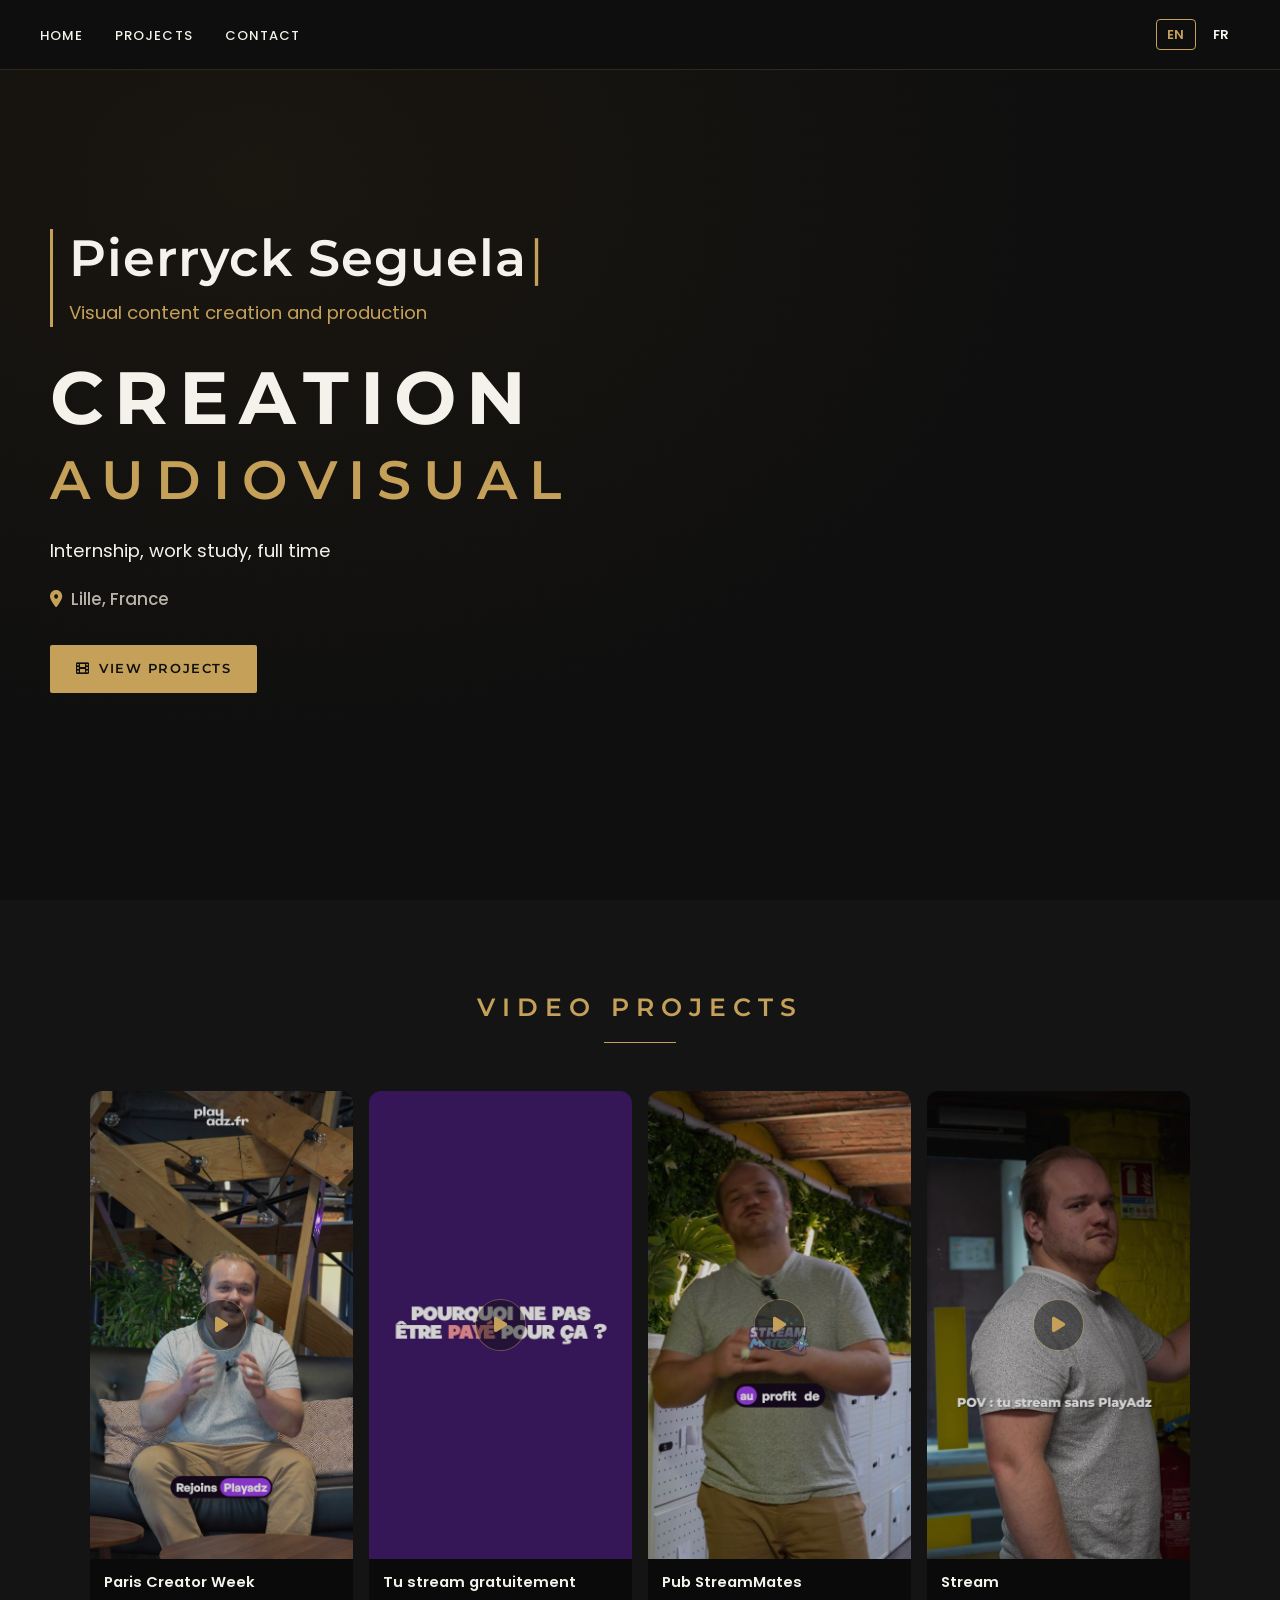
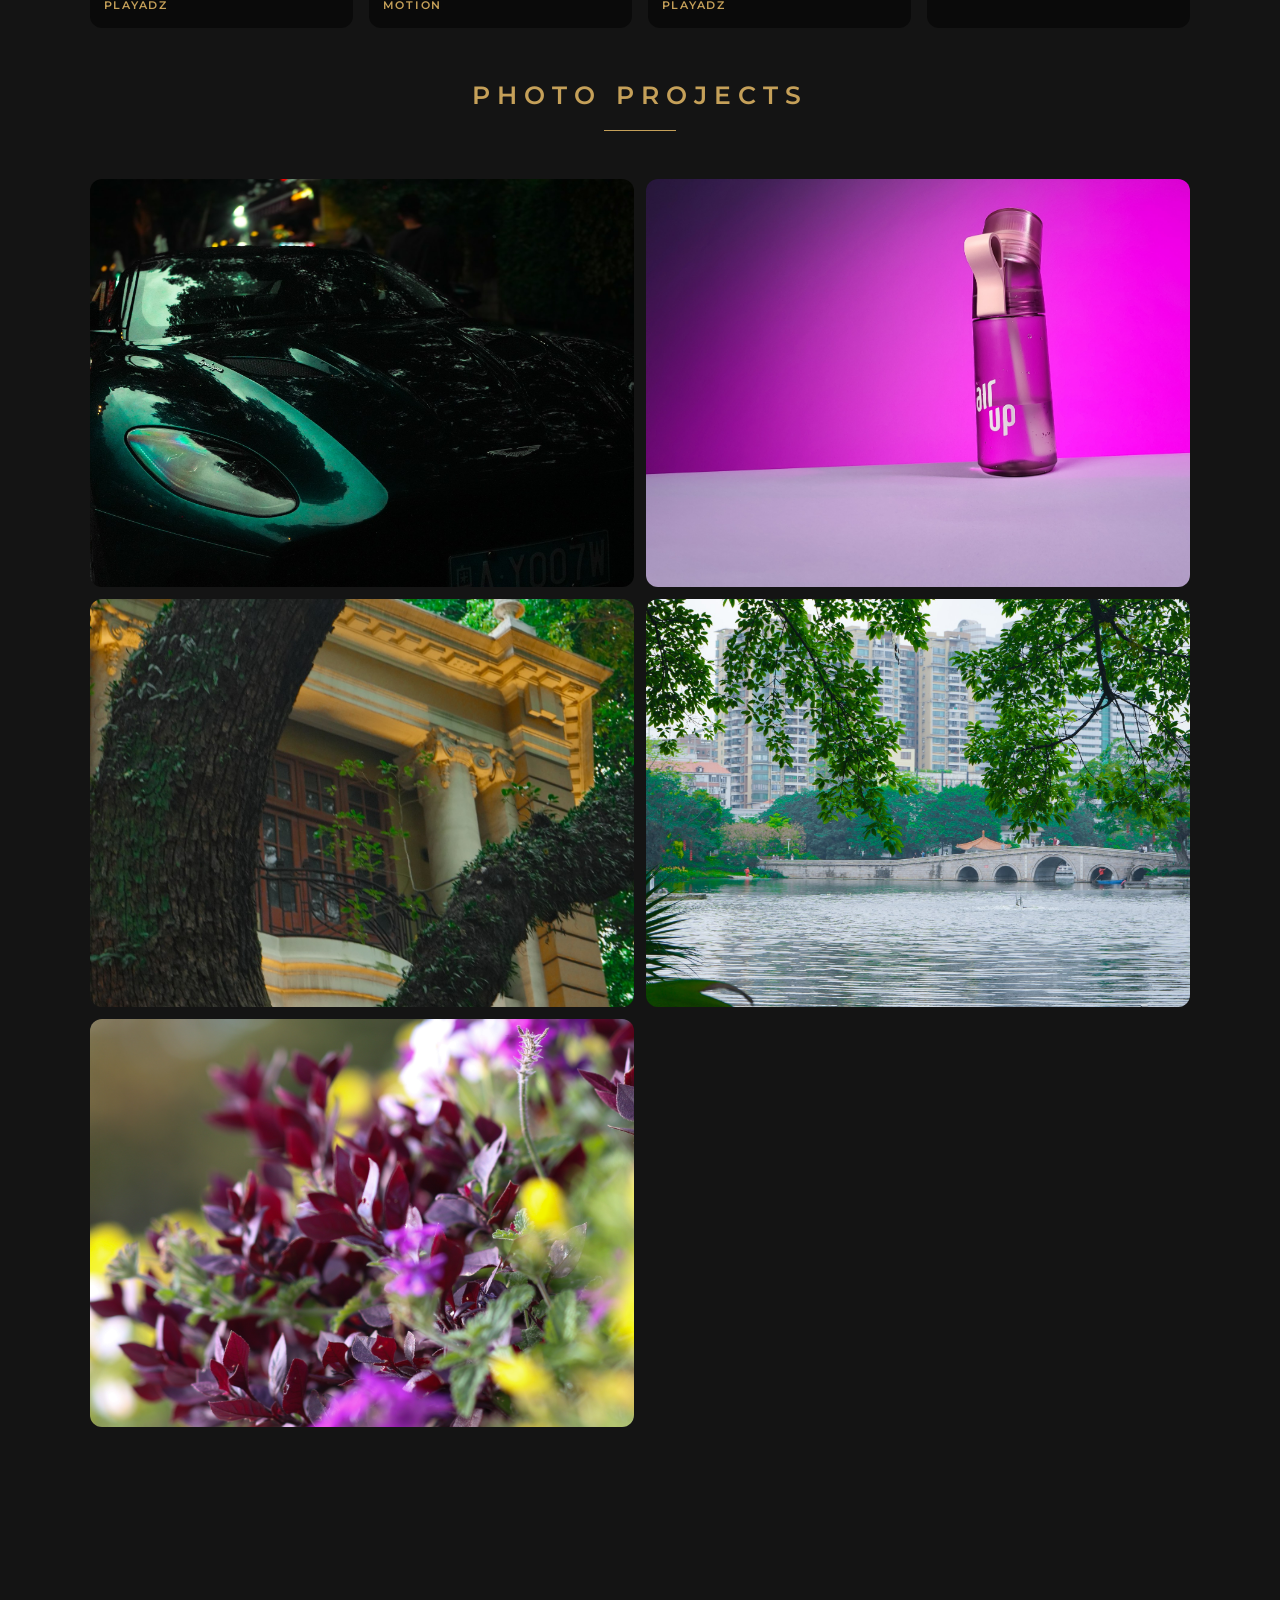
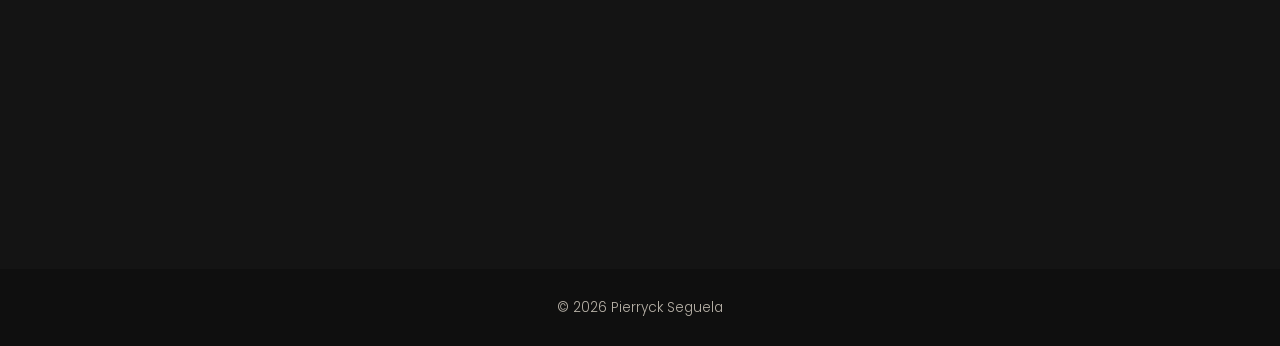
<file: index.html>
<!DOCTYPE html>
<html lang="">
<head>
  <meta charset="UTF-8">
  <meta name="viewport" content="width=device-width, initial-scale=1.0">
  <meta name="description" content="Portfolio de Pierryck Seguela. Création et production de contenus visuels, vidéo et photo." data-i18n="meta.description">
  <meta name="author" content="Pierryck Seguela">
  <meta property="og:type" content="website">
  <meta property="og:title" content="Pierryck Seguela — création et production de contenus visuels" data-i18n="meta.title">
  <meta property="og:description" content="Portfolio de Pierryck Seguela. Création et production de contenus visuels, vidéo et photo." data-i18n="meta.description">
  <meta property="og:image" content="assets/images/og.jpg">
  <title data-i18n="meta.title">Pierryck Seguela — création et production de contenus visuels</title>
  <link rel="icon" href="assets/images/favicon.ico" sizes="any">
  <link rel="icon" type="image/png" sizes="32x32" href="assets/images/favicon-32.png">
  <link rel="icon" type="image/png" sizes="192x192" href="assets/images/favicon-192.png">
  <link rel="apple-touch-icon" href="assets/images/apple-touch-icon.png">
  <link rel="preconnect" href="https://fonts.googleapis.com">
  <link rel="preconnect" href="https://fonts.gstatic.com" crossorigin>
  <link href="https://fonts.googleapis.com/css2?family=Montserrat:wght@300;400;500;600;700&family=Poppins:wght@300;400;500;600;700&display=swap" rel="stylesheet">
  <link rel="stylesheet" href="https://cdnjs.cloudflare.com/ajax/libs/font-awesome/6.0.0/css/all.min.css">
  <link rel="stylesheet" href="css/style.css?v=29">
</head>
<body>
  <header>
    <nav class="navbar" id="navbar">
      <button type="button" class="nav-toggle" id="nav-toggle" aria-expanded="false" aria-controls="nav-links" data-i18n-aria="nav.menu">
        <span class="nav-toggle-bar" aria-hidden="true"></span>
        <span class="nav-toggle-bar" aria-hidden="true"></span>
        <span class="nav-toggle-bar" aria-hidden="true"></span>
      </button>
      <ul class="nav-links" id="nav-links">
        <li><a href="#home" data-i18n="nav.home"></a></li>
        <li><a href="#projects" data-i18n="nav.projects"></a></li>
        <li><a href="#contact" data-i18n="nav.contact"></a></li>
      </ul>
      <div class="lang-switcher">
        <button type="button" class="lang-btn" data-lang="en" aria-label="English">EN</button>
        <button type="button" class="lang-btn" data-lang="fr" aria-label="Français">FR</button>
      </div>
    </nav>
  </header>

  <main>
    <section id="home" class="hero">
      <div class="floating-icons" id="floating-icons" aria-hidden="true"></div>
      <div class="hero-layout">
        <div class="hero-content">
          <div class="hero-identity fade-up">
            <span class="gold-bar" aria-hidden="true"></span>
            <div>
              <h1 class="hero-greeting" data-i18n="hero.greeting"></h1>
              <p class="hero-role" data-i18n="hero.role"></p>
            </div>
          </div>
          <p class="hero-kicker fade-up" data-i18n="hero.kicker"></p>
          <p class="hero-field fade-up" data-i18n="hero.field"></p>
          <p class="hero-duration fade-up" data-i18n="hero.duration"></p>
          <p class="hero-location fade-up">
            <i class="fas fa-map-marker-alt" aria-hidden="true"></i>
            <span data-i18n="hero.location"></span>
          </p>
          <div class="hero-ctas fade-up">
            <a href="#projects" class="btn btn-primary"><i class="fas fa-film" aria-hidden="true"></i><span data-i18n="hero.ctaWork"></span></a>
          </div>
        </div>
      </div>
    </section>

    <section id="projects" class="projects">
      <div class="container">
        <h2 class="section-title fade-up" data-i18n="projects.video.title"></h2>
        <div class="home-video-grid fade-up">
          <figure class="home-video">
            <button type="button" class="yt-facade" data-youtube-id="TbWDrskXr5Y" data-i18n-aria="project.paris.title">
              <img src="assets/images/playadz-paris-creator-week.jpg?v=1" alt="" loading="lazy" data-i18n-alt="project.video.parisThumbAlt">
              <span class="yt-facade-play" aria-hidden="true"><i class="fas fa-play"></i></span>
            </button>
            <figcaption>
              <span data-i18n="project.paris.title"></span>
              <span data-i18n="project.paris.kicker"></span>
            </figcaption>
          </figure>
          <figure class="home-video">
            <button type="button" class="yt-facade" data-youtube-id="XF82xJBwU5E" data-i18n-aria="project.streamGratuit.title">
              <img src="assets/images/playadz-tu-stream-gratuitement.jpg?v=2" alt="" loading="lazy" data-i18n-alt="project.video.streamGratuitThumbAlt">
              <span class="yt-facade-play" aria-hidden="true"><i class="fas fa-play"></i></span>
            </button>
            <figcaption>
              <span data-i18n="project.streamGratuit.title"></span>
              <span data-i18n="project.streamGratuit.kicker"></span>
            </figcaption>
          </figure>
          <figure class="home-video">
            <button type="button" class="yt-facade" data-youtube-id="cx7J6Xb1pwU" data-i18n-aria="project.streammates.title">
              <img src="assets/images/playadz-pub-streammates.jpg?v=1" alt="" loading="lazy" data-i18n-alt="project.video.streammatesThumbAlt">
              <span class="yt-facade-play" aria-hidden="true"><i class="fas fa-play"></i></span>
            </button>
            <figcaption>
              <span data-i18n="project.streammates.title"></span>
              <span data-i18n="project.streammates.kicker"></span>
            </figcaption>
          </figure>
          <figure class="home-video">
            <button type="button" class="yt-facade" data-youtube-id="742AkIRGuv8" data-i18n-aria="project.stream.title">
              <img src="assets/images/playadz-pov.jpg?v=1" alt="" loading="lazy" data-i18n-alt="project.video.streamThumbAlt">
              <span class="yt-facade-play" aria-hidden="true"><i class="fas fa-play"></i></span>
            </button>
            <figcaption>
              <span data-i18n="project.stream.title"></span>
              <span data-i18n="project.stream.kicker"></span>
            </figcaption>
          </figure>
        </div>

        <h2 class="section-title fade-up" id="photos" data-i18n="projects.photo.title"></h2>
        <div class="project-photo-grid fade-up">
          <button type="button" class="photo-thumb" data-gallery-index="0">
            <img src="photos/aston-martin.jpg" alt="" data-i18n-alt="projects.photo1Alt">
          </button>
          <button type="button" class="photo-thumb" data-gallery-index="1">
            <img src="photos/packshot.jpg" alt="" data-i18n-alt="projects.photo2Alt">
          </button>
          <button type="button" class="photo-thumb" data-gallery-index="2">
            <img src="photos/facade.jpg" alt="" data-i18n-alt="projects.photo3Alt">
          </button>
          <button type="button" class="photo-thumb" data-gallery-index="3">
            <img src="photos/pont.jpg" alt="" data-i18n-alt="projects.photo4Alt">
          </button>
          <button type="button" class="photo-thumb" data-gallery-index="4">
            <img src="photos/fleur.jpg" alt="" data-i18n-alt="projects.photo6Alt">
          </button>
        </div>
      </div>
    </section>

    <section id="contact" class="contact">
      <div class="container contact-container">
        <h2 class="section-title fade-up" data-i18n="contact.title"></h2>
        <div class="contact-buttons fade-up">
          <a href="mailto:pierryck.seguela@gmail.com" class="btn btn-primary">
            <i class="fas fa-envelope" aria-hidden="true"></i>
            <span data-i18n="contact.email"></span>
          </a>
          <a href="https://www.linkedin.com/in/pierryck-seguela-383839272/" target="_blank" rel="noopener noreferrer" class="btn btn-secondary">
            <i class="fab fa-linkedin-in" aria-hidden="true"></i>
            <span data-i18n="contact.linkedin"></span>
          </a>
        </div>
      </div>
    </section>
  </main>

  <footer class="footer">
    <p data-i18n="footer.copyright"></p>
  </footer>

  <div class="gallery" id="gallery" hidden>
    <div class="gallery-backdrop" data-gallery-close></div>
    <div class="gallery-dialog" role="dialog" aria-modal="true" aria-labelledby="gallery-title">
      <h2 id="gallery-title" class="visually-hidden"></h2>
      <button type="button" class="gallery-close" data-gallery-close data-i18n-aria="gallery.close">
        <i class="fas fa-times" aria-hidden="true"></i>
      </button>
      <button type="button" class="gallery-nav gallery-prev" data-i18n-aria="gallery.prev">
        <i class="fas fa-chevron-left" aria-hidden="true"></i>
      </button>
      <div class="gallery-stage">
        <img id="gallery-image" alt="">
        <video id="gallery-video" controls playsinline preload="metadata"></video>
      </div>
      <button type="button" class="gallery-nav gallery-next" data-i18n-aria="gallery.next">
        <i class="fas fa-chevron-right" aria-hidden="true"></i>
      </button>
      <p id="gallery-caption" class="gallery-caption"></p>
    </div>
  </div>

  <script src="js/translations.js?v=33"></script>
  <script src="js/main.js?v=25"></script>
</body>
</html>
</file>
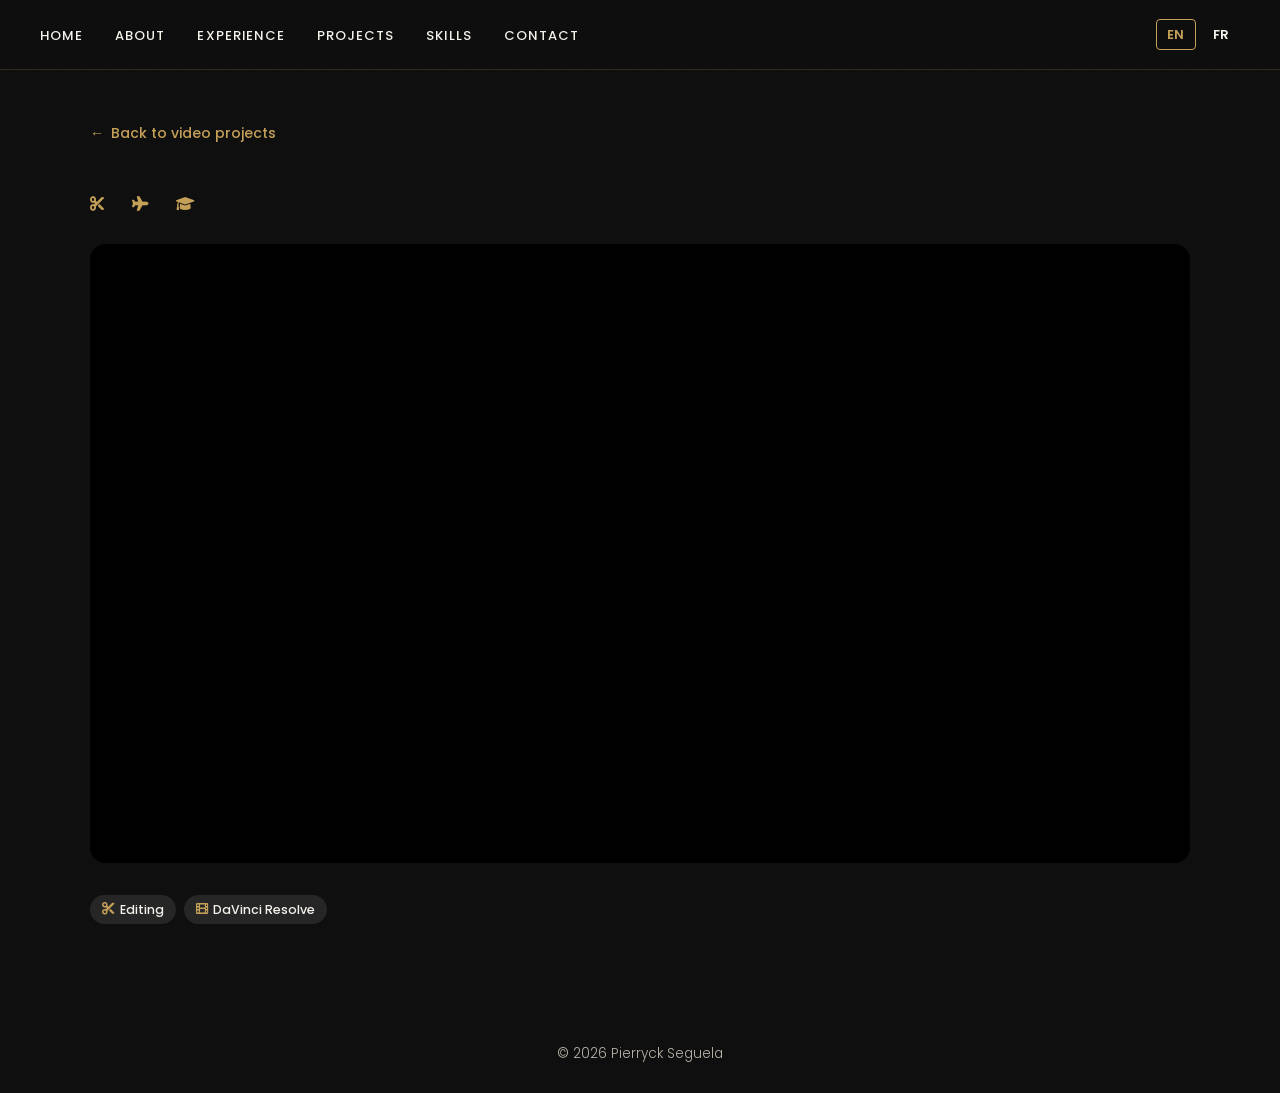
<file: exercice-montage-avions.html>
<!DOCTYPE html>
<html lang="">
<head>
  <meta charset="UTF-8">
  <meta name="viewport" content="width=device-width, initial-scale=1.0">
  <meta name="description" content="Exercice de montage : bande annonce de Living in the Age of Airplanes, par Pierryck Seguela." data-i18n="project.avions.metaDescription">
  <meta name="author" content="Pierryck Seguela">
  <meta property="og:type" content="website">
  <meta property="og:title" content="Living in the Age of Airplanes, Pierryck Seguela" data-i18n="project.avions.metaTitle">
  <meta property="og:description" content="Exercice de montage : bande annonce de Living in the Age of Airplanes, par Pierryck Seguela." data-i18n="project.avions.metaDescription">
  <meta property="og:image" content="assets/images/bande-annonce-avions.jpg">
  <title data-i18n="project.avions.metaTitle">Living in the Age of Airplanes, Pierryck Seguela</title>
  <link rel="icon" href="assets/images/favicon.ico" sizes="any">
  <link rel="icon" type="image/png" sizes="32x32" href="assets/images/favicon-32.png">
  <link rel="icon" type="image/png" sizes="192x192" href="assets/images/favicon-192.png">
  <link rel="apple-touch-icon" href="assets/images/apple-touch-icon.png">
  <link rel="preconnect" href="https://fonts.googleapis.com">
  <link rel="preconnect" href="https://fonts.gstatic.com" crossorigin>
  <link href="https://fonts.googleapis.com/css2?family=Montserrat:wght@300;400;500;600;700&family=Poppins:wght@300;400;500;600;700&display=swap" rel="stylesheet">
  <link rel="stylesheet" href="https://cdnjs.cloudflare.com/ajax/libs/font-awesome/6.0.0/css/all.min.css">
  <link rel="stylesheet" href="css/style.css?v=24">
</head>
<body>
  <header>
    <nav class="navbar" id="navbar">
      <button type="button" class="nav-toggle" id="nav-toggle" aria-expanded="false" aria-controls="nav-links" data-i18n-aria="nav.menu">
        <span class="nav-toggle-bar" aria-hidden="true"></span>
        <span class="nav-toggle-bar" aria-hidden="true"></span>
        <span class="nav-toggle-bar" aria-hidden="true"></span>
      </button>
      <ul class="nav-links" id="nav-links">
        <li><a href="index.html#home" data-i18n="nav.home"></a></li>
        <li><a href="index.html#about" data-i18n="nav.about"></a></li>
        <li><a href="index.html#experience" data-i18n="nav.experience"></a></li>
        <li><a href="index.html#projects" data-i18n="nav.projects"></a></li>
        <li><a href="index.html#stack" data-i18n="nav.stack"></a></li>
        <li><a href="index.html#contact" data-i18n="nav.contact"></a></li>
      </ul>
      <div class="lang-switcher">
        <button type="button" class="lang-btn" data-lang="en" aria-label="English">EN</button>
        <button type="button" class="lang-btn" data-lang="fr" aria-label="Français">FR</button>
      </div>
    </nav>
  </header>

  <main class="project-page">
    <div class="container">
      <a href="projet-video.html" class="project-back fade-up">
        <span class="arrow" aria-hidden="true">←</span>
        <span data-i18n="project.backToVideo"></span>
      </a>
      <p class="project-kicker fade-up" data-i18n="project.avions.kicker"></p>
      <h1 class="fade-up" data-i18n="project.avions.title"></h1>
      <ul class="project-meta fade-up">
        <li><span><i class="fas fa-cut" aria-hidden="true"></i><span data-i18n="project.avions.role"></span></span></li>
        <li><span><i class="fas fa-plane" aria-hidden="true"></i><span data-i18n="project.avions.subject"></span></span></li>
        <li><span><i class="fas fa-graduation-cap" aria-hidden="true"></i><span data-i18n="project.avions.school"></span></span></li>
      </ul>
      <div class="project-media fade-up">
        <div class="media-embed">
          <iframe
            src="https://www.youtube-nocookie.com/embed/PyEVXe6IQcw"
            title="Living in the Age of Airplanes"
            allow="accelerometer; autoplay; clipboard-write; encrypted-media; gyroscope; picture-in-picture; web-share"
            allowfullscreen
          ></iframe>
        </div>
      </div>
      <div class="project-copy fade-up">
        <p data-i18n="project.avions.p1"></p>
        <p data-i18n="project.avions.p2"></p>
        <p class="project-credit" data-i18n="project.avions.credit"></p>
        <div class="tech-tags">
          <span class="tech-tag"><i class="fas fa-cut" aria-hidden="true"></i><span data-i18n="projects.tech.edit"></span></span>
          <span class="tech-tag"><i class="fas fa-film" aria-hidden="true"></i><span data-i18n="projects.tech.davinci"></span></span>
        </div>
      </div>
    </div>
  </main>

  <footer class="footer">
    <p data-i18n="footer.copyright"></p>
  </footer>

  <script src="js/translations.js?v=28"></script>
  <script src="js/main.js?v=21"></script>
</body>
</html>
</file>
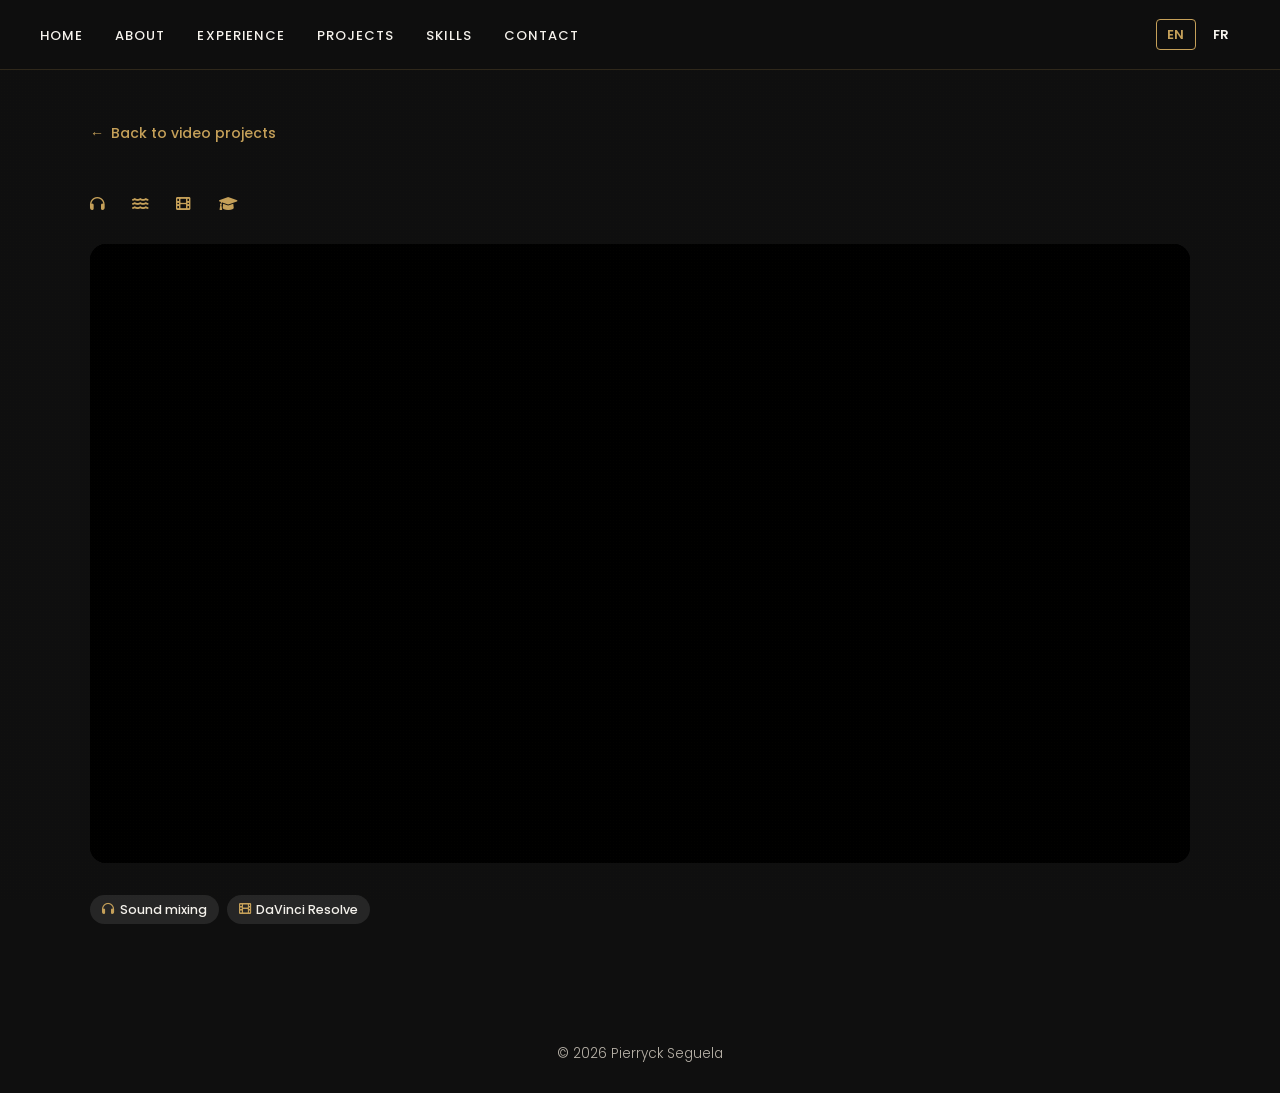
<file: exercice-montage-girl-on-wave.html>
<!DOCTYPE html>
<html lang="">
<head>
  <meta charset="UTF-8">
  <meta name="viewport" content="width=device-width, initial-scale=1.0">
  <meta name="description" content="Exercice de mixage son sur rushes imposés de Girl on Wave (Sarah Hauser). Audio et mixage uniquement." data-i18n="project.gow.metaDescription">
  <meta name="author" content="Pierryck Seguela">
  <meta property="og:type" content="website">
  <meta property="og:title" content="Girl on Wave, Pierryck Seguela" data-i18n="project.gow.metaTitle">
  <meta property="og:description" content="Exercice de mixage son sur rushes imposés de Girl on Wave (Sarah Hauser). Audio et mixage uniquement." data-i18n="project.gow.metaDescription">
  <meta property="og:image" content="assets/images/exercice-montage-girl-on-wave.jpg">
  <title data-i18n="project.gow.metaTitle">Girl on Wave, Pierryck Seguela</title>
  <link rel="icon" href="assets/images/favicon.ico" sizes="any">
  <link rel="icon" type="image/png" sizes="32x32" href="assets/images/favicon-32.png">
  <link rel="icon" type="image/png" sizes="192x192" href="assets/images/favicon-192.png">
  <link rel="apple-touch-icon" href="assets/images/apple-touch-icon.png">
  <link rel="preconnect" href="https://fonts.googleapis.com">
  <link rel="preconnect" href="https://fonts.gstatic.com" crossorigin>
  <link href="https://fonts.googleapis.com/css2?family=Montserrat:wght@300;400;500;600;700&family=Poppins:wght@300;400;500;600;700&display=swap" rel="stylesheet">
  <link rel="stylesheet" href="https://cdnjs.cloudflare.com/ajax/libs/font-awesome/6.0.0/css/all.min.css">
  <link rel="stylesheet" href="css/style.css?v=24">
</head>
<body>
  <header>
    <nav class="navbar" id="navbar">
      <button type="button" class="nav-toggle" id="nav-toggle" aria-expanded="false" aria-controls="nav-links" data-i18n-aria="nav.menu">
        <span class="nav-toggle-bar" aria-hidden="true"></span>
        <span class="nav-toggle-bar" aria-hidden="true"></span>
        <span class="nav-toggle-bar" aria-hidden="true"></span>
      </button>
      <ul class="nav-links" id="nav-links">
        <li><a href="index.html#home" data-i18n="nav.home"></a></li>
        <li><a href="index.html#about" data-i18n="nav.about"></a></li>
        <li><a href="index.html#experience" data-i18n="nav.experience"></a></li>
        <li><a href="index.html#projects" data-i18n="nav.projects"></a></li>
        <li><a href="index.html#stack" data-i18n="nav.stack"></a></li>
        <li><a href="index.html#contact" data-i18n="nav.contact"></a></li>
      </ul>
      <div class="lang-switcher">
        <button type="button" class="lang-btn" data-lang="en" aria-label="English">EN</button>
        <button type="button" class="lang-btn" data-lang="fr" aria-label="Français">FR</button>
      </div>
    </nav>
  </header>

  <main class="project-page">
    <div class="container">
      <a href="projet-video.html" class="project-back fade-up">
        <span class="arrow" aria-hidden="true">←</span>
        <span data-i18n="project.backToVideo"></span>
      </a>
      <p class="project-kicker fade-up" data-i18n="project.gow.kicker"></p>
      <h1 class="fade-up" data-i18n="project.gow.title"></h1>
      <ul class="project-meta fade-up">
        <li><span><i class="fas fa-headphones" aria-hidden="true"></i><span data-i18n="project.gow.role"></span></span></li>
        <li><span><i class="fas fa-water" aria-hidden="true"></i><span data-i18n="project.gow.subject"></span></span></li>
        <li><span><i class="fas fa-film" aria-hidden="true"></i><span data-i18n="project.gow.source"></span></span></li>
        <li><span><i class="fas fa-graduation-cap" aria-hidden="true"></i><span data-i18n="project.gow.school"></span></span></li>
      </ul>
      <div class="project-media fade-up">
        <div class="media-embed">
          <iframe
            src="https://www.youtube-nocookie.com/embed/8urq4qbb_Ww"
            title="Girl on Wave"
            data-i18n-title="project.gow.title"
            allow="accelerometer; autoplay; clipboard-write; encrypted-media; gyroscope; picture-in-picture; web-share"
            allowfullscreen
          ></iframe>
        </div>
      </div>
      <div class="project-copy fade-up">
        <p data-i18n="project.gow.p1"></p>
        <p data-i18n="project.gow.p2"></p>
        <p class="project-credit" data-i18n="project.gow.credit"></p>
        <div class="tech-tags">
          <span class="tech-tag"><i class="fas fa-headphones" aria-hidden="true"></i><span data-i18n="projects.tech.sound"></span></span>
          <span class="tech-tag"><i class="fas fa-film" aria-hidden="true"></i><span data-i18n="projects.tech.davinci"></span></span>
        </div>
      </div>
    </div>
  </main>

  <footer class="footer">
    <p data-i18n="footer.copyright"></p>
  </footer>

  <script src="js/translations.js?v=28"></script>
  <script src="js/main.js?v=21"></script>
</body>
</html>
</file>
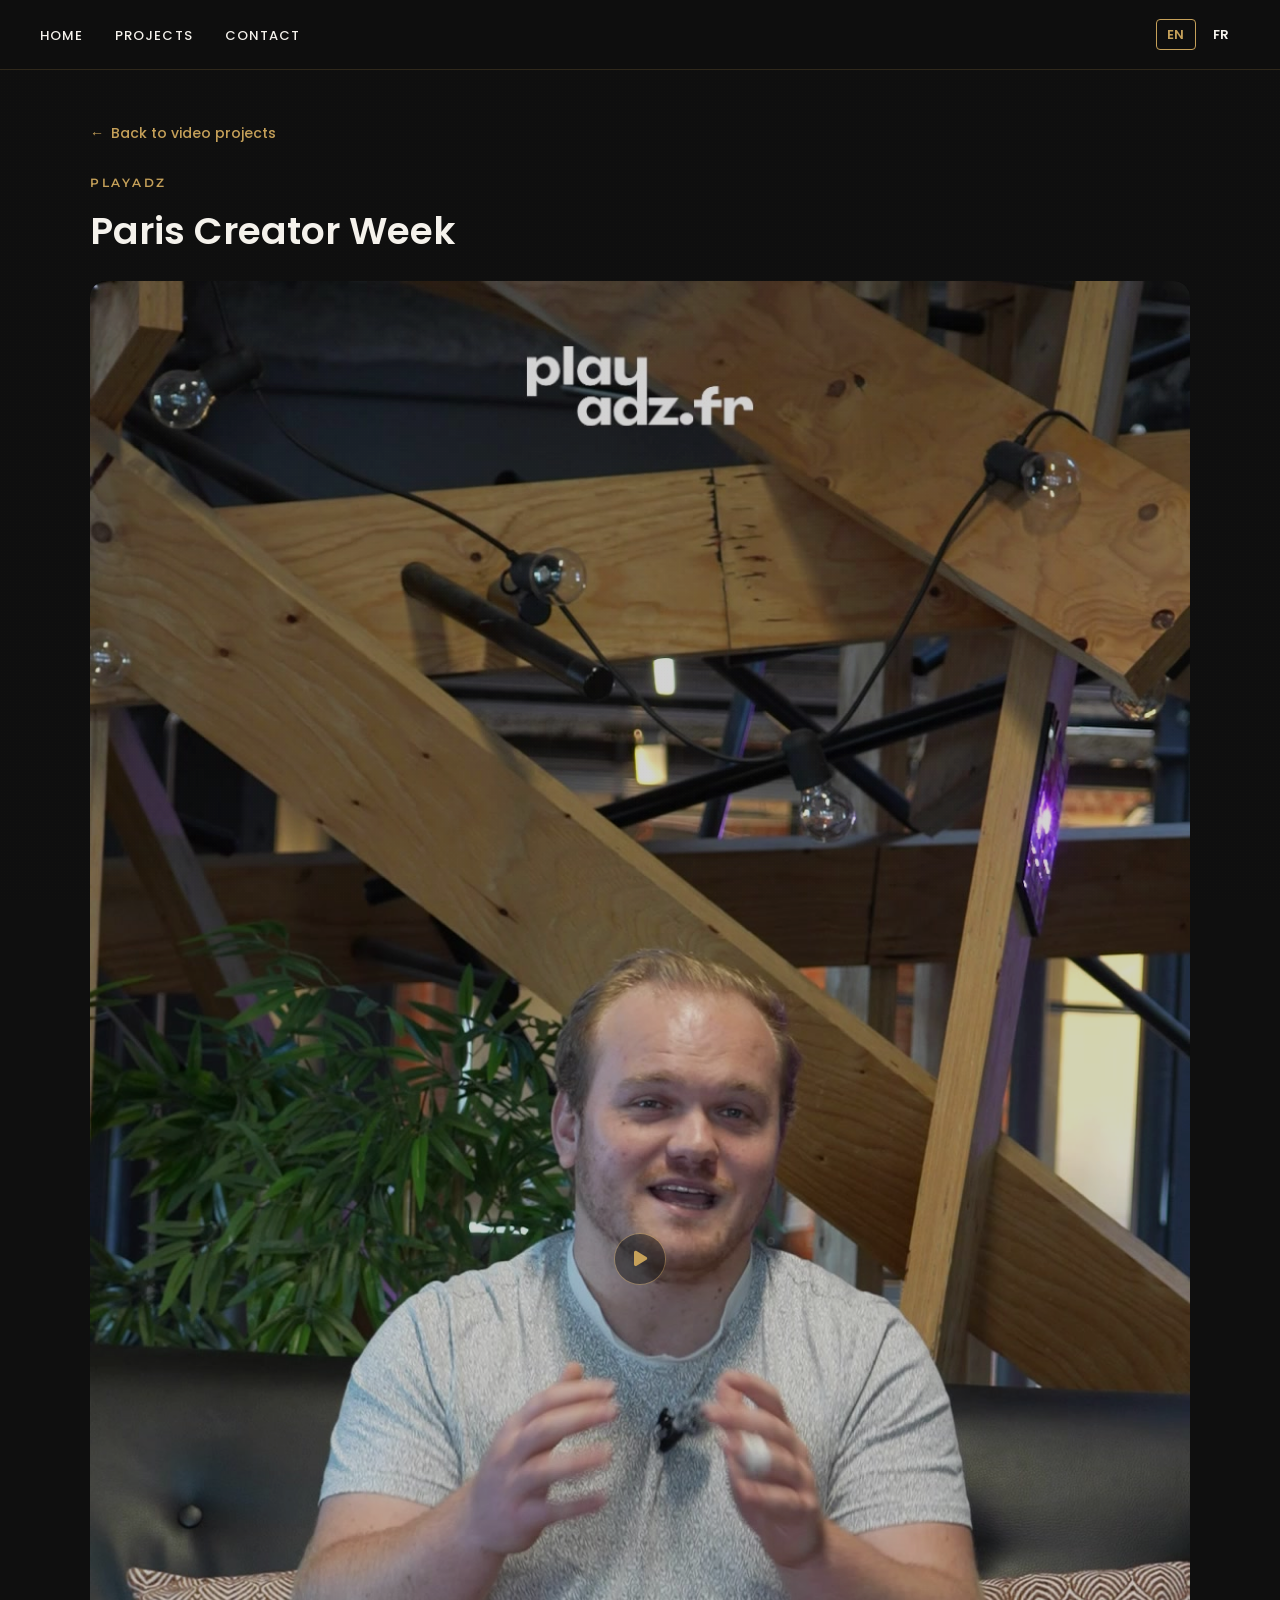
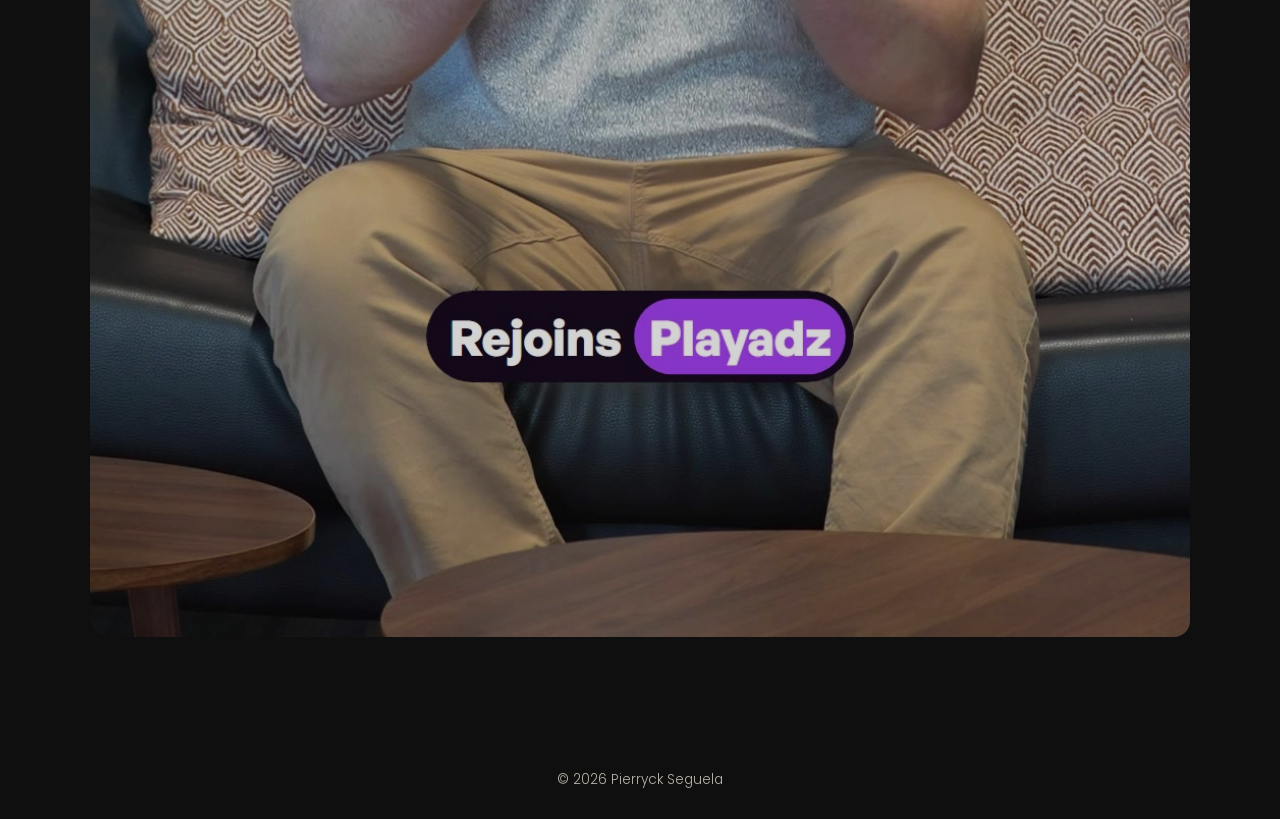
<file: playadz-paris-creator-week.html>
<!DOCTYPE html>
<html lang="">
<head>
  <meta charset="UTF-8">
  <meta name="viewport" content="width=device-width, initial-scale=1.0">
  <meta name="description" content="Contenu vertical pour PlayAdz à la Paris Creator Week, par Pierryck Seguela." data-i18n="project.paris.metaDescription">
  <meta name="author" content="Pierryck Seguela">
  <meta property="og:type" content="website">
  <meta property="og:title" content="Paris Creator Week, Pierryck Seguela" data-i18n="project.paris.metaTitle">
  <meta property="og:description" content="Contenu vertical pour PlayAdz à la Paris Creator Week, par Pierryck Seguela." data-i18n="project.paris.metaDescription">
  <meta property="og:image" content="assets/images/playadz-paris-creator-week.jpg">
  <title data-i18n="project.paris.metaTitle">Paris Creator Week, Pierryck Seguela</title>
  <link rel="icon" href="assets/images/favicon.ico" sizes="any">
  <link rel="icon" type="image/png" sizes="32x32" href="assets/images/favicon-32.png">
  <link rel="icon" type="image/png" sizes="192x192" href="assets/images/favicon-192.png">
  <link rel="apple-touch-icon" href="assets/images/apple-touch-icon.png">
  <link rel="preconnect" href="https://fonts.googleapis.com">
  <link rel="preconnect" href="https://fonts.gstatic.com" crossorigin>
  <link href="https://fonts.googleapis.com/css2?family=Montserrat:wght@300;400;500;600;700&family=Poppins:wght@300;400;500;600;700&display=swap" rel="stylesheet">
  <link rel="stylesheet" href="https://cdnjs.cloudflare.com/ajax/libs/font-awesome/6.0.0/css/all.min.css">
  <link rel="stylesheet" href="css/style.css?v=29">
</head>
<body>
  <header>
    <nav class="navbar" id="navbar">
      <button type="button" class="nav-toggle" id="nav-toggle" aria-expanded="false" aria-controls="nav-links" data-i18n-aria="nav.menu">
        <span class="nav-toggle-bar" aria-hidden="true"></span>
        <span class="nav-toggle-bar" aria-hidden="true"></span>
        <span class="nav-toggle-bar" aria-hidden="true"></span>
      </button>
      <ul class="nav-links" id="nav-links">
        <li><a href="index.html#home" data-i18n="nav.home"></a></li>
        <li><a href="index.html#projects" data-i18n="nav.projects"></a></li>
        <li><a href="index.html#contact" data-i18n="nav.contact"></a></li>
      </ul>
      <div class="lang-switcher">
        <button type="button" class="lang-btn" data-lang="en" aria-label="English">EN</button>
        <button type="button" class="lang-btn" data-lang="fr" aria-label="Français">FR</button>
      </div>
    </nav>
  </header>

  <main class="project-page">
    <div class="container">
      <a href="index.html#projects" class="project-back fade-up">
        <span class="arrow" aria-hidden="true">←</span>
        <span data-i18n="project.backToVideo"></span>
      </a>
      <p class="project-kicker fade-up" data-i18n="project.paris.kicker"></p>
      <h1 class="fade-up" data-i18n="project.paris.title"></h1>
      <div class="project-media fade-up is-short">
        <button type="button" class="yt-facade" data-youtube-id="TbWDrskXr5Y" data-i18n-aria="project.paris.title">
          <img src="assets/images/playadz-paris-creator-week.jpg?v=1" alt="" loading="lazy" data-i18n-alt="project.paris.title">
          <span class="yt-facade-play" aria-hidden="true"><i class="fas fa-play"></i></span>
        </button>
      </div>
    </div>
  </main>

  <footer class="footer">
    <p data-i18n="footer.copyright"></p>
  </footer>

  <script src="js/translations.js?v=33"></script>
  <script src="js/main.js?v=25"></script>
</body>
</html>
</file>
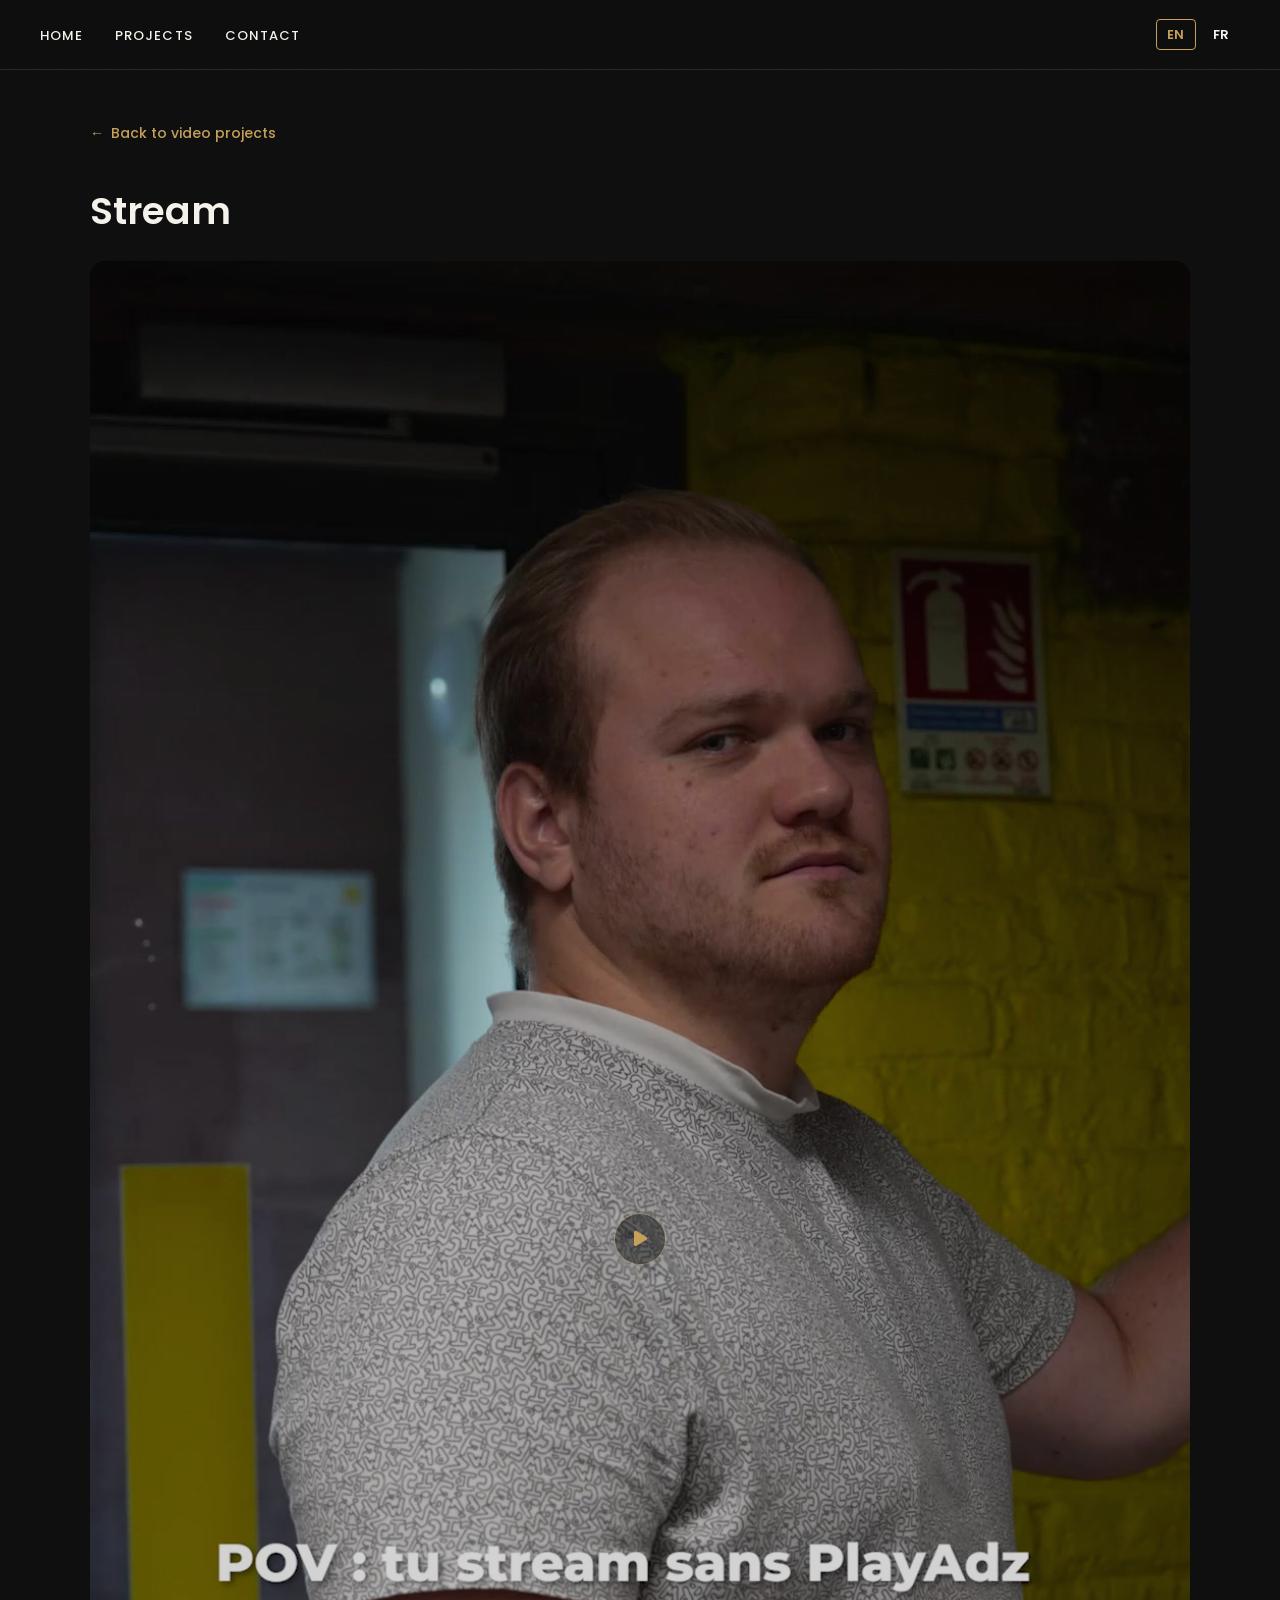
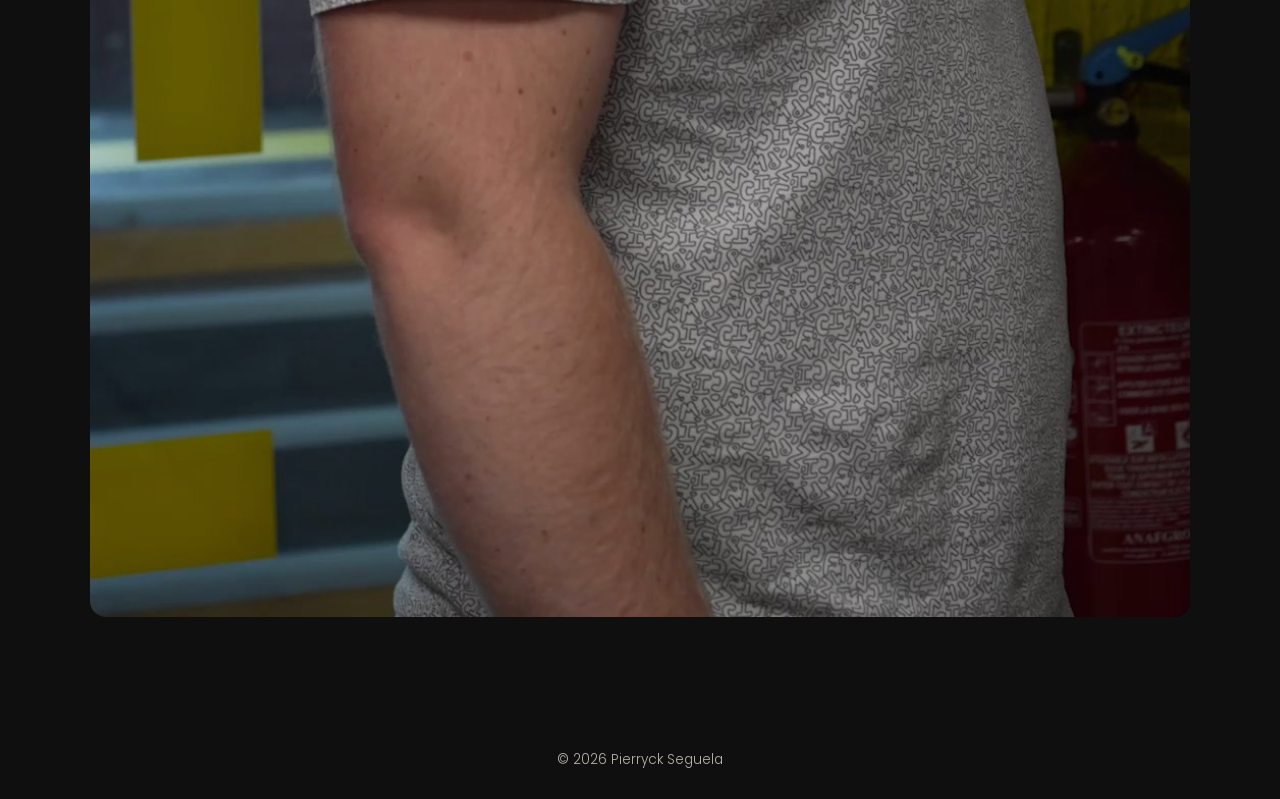
<file: playadz-pov.html>
<!DOCTYPE html>
<html lang="">
<head>
  <meta charset="UTF-8">
  <meta name="viewport" content="width=device-width, initial-scale=1.0">
  <meta name="description" content="Format stream vertical, par Pierryck Seguela." data-i18n="project.stream.metaDescription">
  <meta name="author" content="Pierryck Seguela">
  <meta property="og:type" content="website">
  <meta property="og:title" content="Stream, Pierryck Seguela" data-i18n="project.stream.metaTitle">
  <meta property="og:description" content="Format stream vertical, par Pierryck Seguela." data-i18n="project.stream.metaDescription">
  <meta property="og:image" content="assets/images/playadz-pov.jpg">
  <title data-i18n="project.stream.metaTitle">Stream, Pierryck Seguela</title>
  <link rel="icon" href="assets/images/favicon.ico" sizes="any">
  <link rel="icon" type="image/png" sizes="32x32" href="assets/images/favicon-32.png">
  <link rel="icon" type="image/png" sizes="192x192" href="assets/images/favicon-192.png">
  <link rel="apple-touch-icon" href="assets/images/apple-touch-icon.png">
  <link rel="preconnect" href="https://fonts.googleapis.com">
  <link rel="preconnect" href="https://fonts.gstatic.com" crossorigin>
  <link href="https://fonts.googleapis.com/css2?family=Montserrat:wght@300;400;500;600;700&family=Poppins:wght@300;400;500;600;700&display=swap" rel="stylesheet">
  <link rel="stylesheet" href="https://cdnjs.cloudflare.com/ajax/libs/font-awesome/6.0.0/css/all.min.css">
  <link rel="stylesheet" href="css/style.css?v=29">
</head>
<body>
  <header>
    <nav class="navbar" id="navbar">
      <button type="button" class="nav-toggle" id="nav-toggle" aria-expanded="false" aria-controls="nav-links" data-i18n-aria="nav.menu">
        <span class="nav-toggle-bar" aria-hidden="true"></span>
        <span class="nav-toggle-bar" aria-hidden="true"></span>
        <span class="nav-toggle-bar" aria-hidden="true"></span>
      </button>
      <ul class="nav-links" id="nav-links">
        <li><a href="index.html#home" data-i18n="nav.home"></a></li>
        <li><a href="index.html#projects" data-i18n="nav.projects"></a></li>
        <li><a href="index.html#contact" data-i18n="nav.contact"></a></li>
      </ul>
      <div class="lang-switcher">
        <button type="button" class="lang-btn" data-lang="en" aria-label="English">EN</button>
        <button type="button" class="lang-btn" data-lang="fr" aria-label="Français">FR</button>
      </div>
    </nav>
  </header>

  <main class="project-page">
    <div class="container">
      <a href="index.html#projects" class="project-back fade-up">
        <span class="arrow" aria-hidden="true">←</span>
        <span data-i18n="project.backToVideo"></span>
      </a>
      <p class="project-kicker fade-up" data-i18n="project.stream.kicker"></p>
      <h1 class="fade-up" data-i18n="project.stream.title"></h1>
      <div class="project-media fade-up is-short">
        <button type="button" class="yt-facade" data-youtube-id="742AkIRGuv8" data-i18n-aria="project.stream.title">
          <img src="assets/images/playadz-pov.jpg?v=1" alt="" loading="lazy" data-i18n-alt="project.stream.title">
          <span class="yt-facade-play" aria-hidden="true"><i class="fas fa-play"></i></span>
        </button>
      </div>
    </div>
  </main>

  <footer class="footer">
    <p data-i18n="footer.copyright"></p>
  </footer>

  <script src="js/translations.js?v=33"></script>
  <script src="js/main.js?v=25"></script>
</body>
</html>
</file>
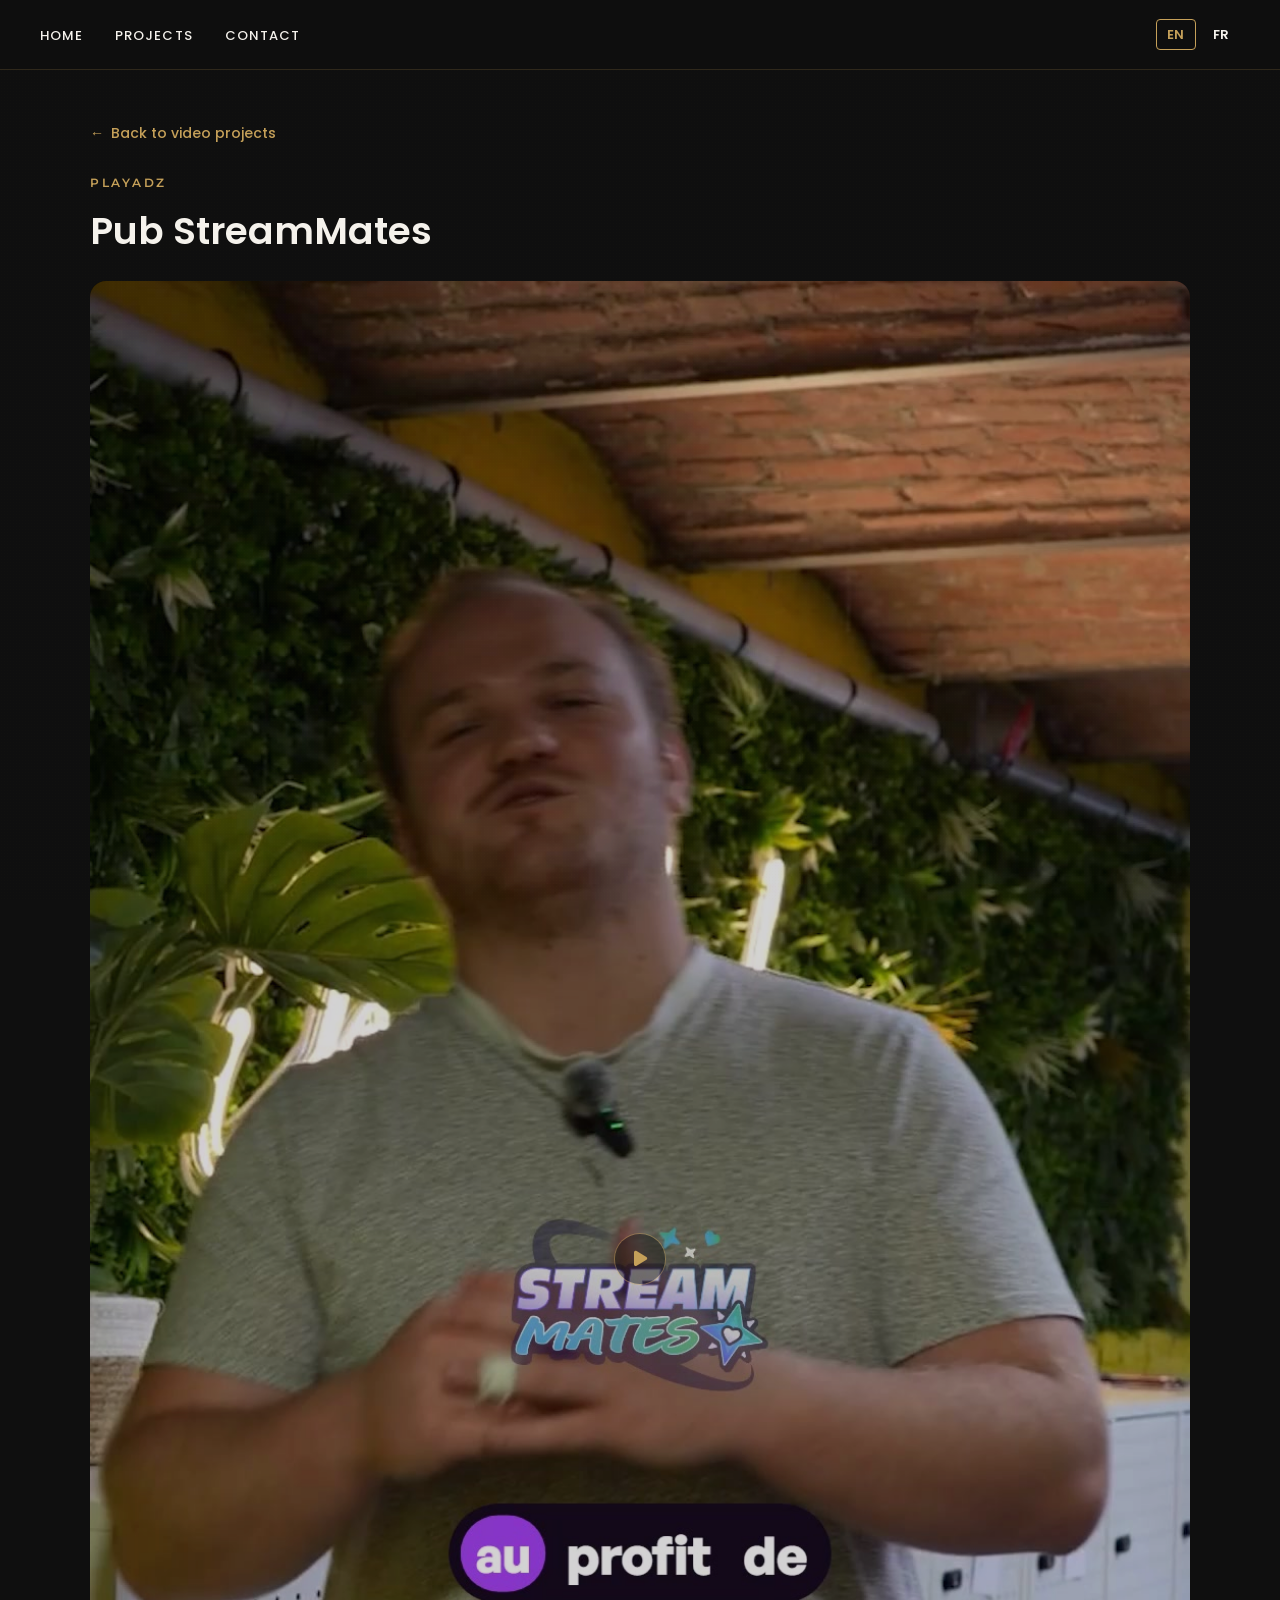
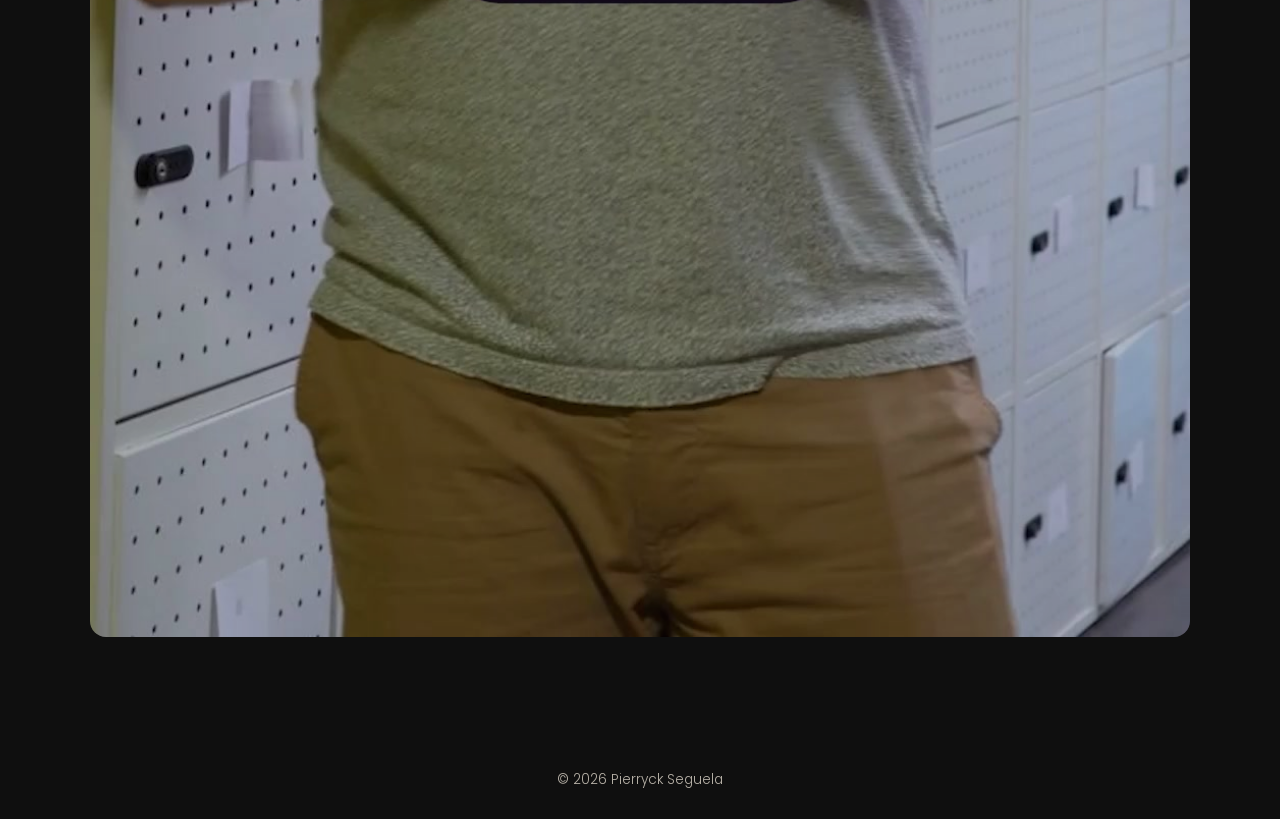
<file: playadz-pub-streammates.html>
<!DOCTYPE html>
<html lang="">
<head>
  <meta charset="UTF-8">
  <meta name="viewport" content="width=device-width, initial-scale=1.0">
  <meta name="description" content="Publicité verticale StreamMates pour PlayAdz, par Pierryck Seguela." data-i18n="project.streammates.metaDescription">
  <meta name="author" content="Pierryck Seguela">
  <meta property="og:type" content="website">
  <meta property="og:title" content="Pub StreamMates, Pierryck Seguela" data-i18n="project.streammates.metaTitle">
  <meta property="og:description" content="Publicité verticale StreamMates pour PlayAdz, par Pierryck Seguela." data-i18n="project.streammates.metaDescription">
  <meta property="og:image" content="assets/images/playadz-pub-streammates.jpg">
  <title data-i18n="project.streammates.metaTitle">Pub StreamMates, Pierryck Seguela</title>
  <link rel="icon" href="assets/images/favicon.ico" sizes="any">
  <link rel="icon" type="image/png" sizes="32x32" href="assets/images/favicon-32.png">
  <link rel="icon" type="image/png" sizes="192x192" href="assets/images/favicon-192.png">
  <link rel="apple-touch-icon" href="assets/images/apple-touch-icon.png">
  <link rel="preconnect" href="https://fonts.googleapis.com">
  <link rel="preconnect" href="https://fonts.gstatic.com" crossorigin>
  <link href="https://fonts.googleapis.com/css2?family=Montserrat:wght@300;400;500;600;700&family=Poppins:wght@300;400;500;600;700&display=swap" rel="stylesheet">
  <link rel="stylesheet" href="https://cdnjs.cloudflare.com/ajax/libs/font-awesome/6.0.0/css/all.min.css">
  <link rel="stylesheet" href="css/style.css?v=29">
</head>
<body>
  <header>
    <nav class="navbar" id="navbar">
      <button type="button" class="nav-toggle" id="nav-toggle" aria-expanded="false" aria-controls="nav-links" data-i18n-aria="nav.menu">
        <span class="nav-toggle-bar" aria-hidden="true"></span>
        <span class="nav-toggle-bar" aria-hidden="true"></span>
        <span class="nav-toggle-bar" aria-hidden="true"></span>
      </button>
      <ul class="nav-links" id="nav-links">
        <li><a href="index.html#home" data-i18n="nav.home"></a></li>
        <li><a href="index.html#projects" data-i18n="nav.projects"></a></li>
        <li><a href="index.html#contact" data-i18n="nav.contact"></a></li>
      </ul>
      <div class="lang-switcher">
        <button type="button" class="lang-btn" data-lang="en" aria-label="English">EN</button>
        <button type="button" class="lang-btn" data-lang="fr" aria-label="Français">FR</button>
      </div>
    </nav>
  </header>

  <main class="project-page">
    <div class="container">
      <a href="index.html#projects" class="project-back fade-up">
        <span class="arrow" aria-hidden="true">←</span>
        <span data-i18n="project.backToVideo"></span>
      </a>
      <p class="project-kicker fade-up" data-i18n="project.streammates.kicker"></p>
      <h1 class="fade-up" data-i18n="project.streammates.title"></h1>
      <div class="project-media fade-up is-short">
        <button type="button" class="yt-facade" data-youtube-id="cx7J6Xb1pwU" data-i18n-aria="project.streammates.title">
          <img src="assets/images/playadz-pub-streammates.jpg?v=1" alt="" loading="lazy" data-i18n-alt="project.streammates.title">
          <span class="yt-facade-play" aria-hidden="true"><i class="fas fa-play"></i></span>
        </button>
      </div>
    </div>
  </main>

  <footer class="footer">
    <p data-i18n="footer.copyright"></p>
  </footer>

  <script src="js/translations.js?v=33"></script>
  <script src="js/main.js?v=25"></script>
</body>
</html>
</file>
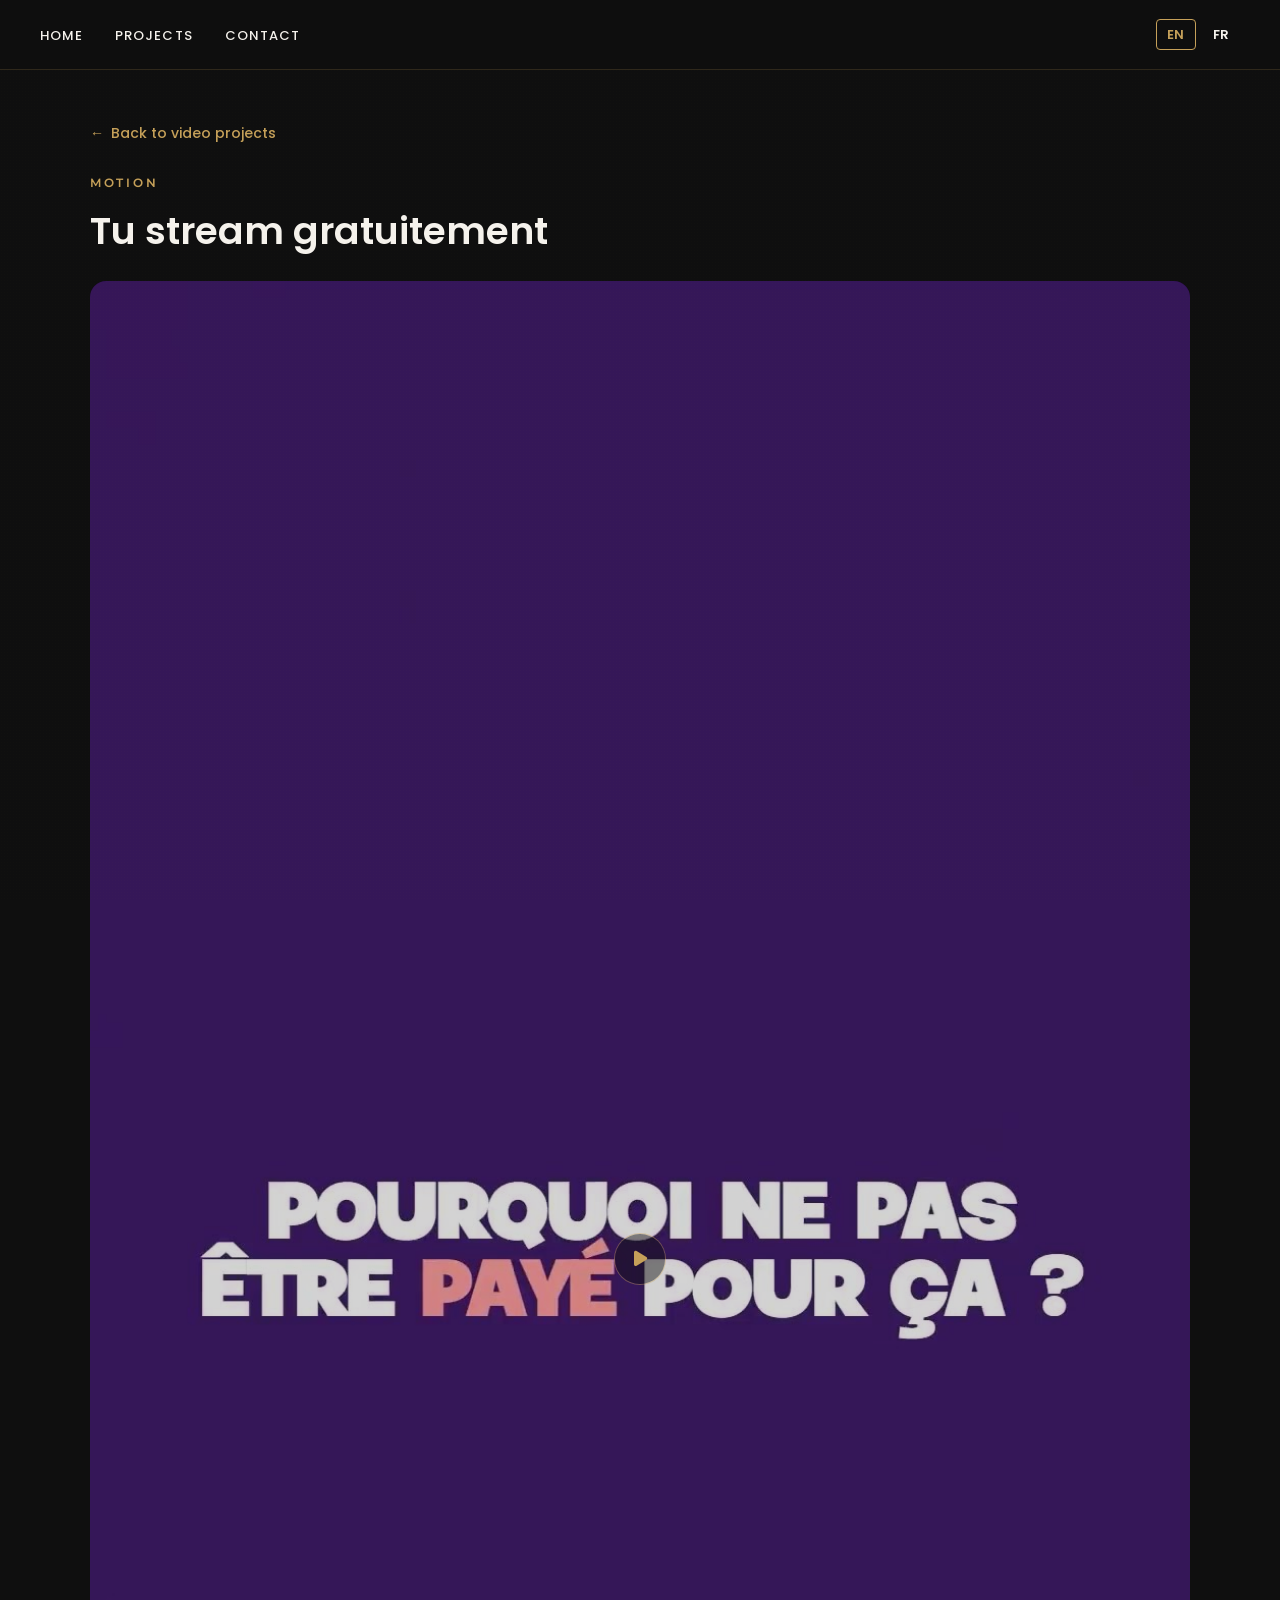
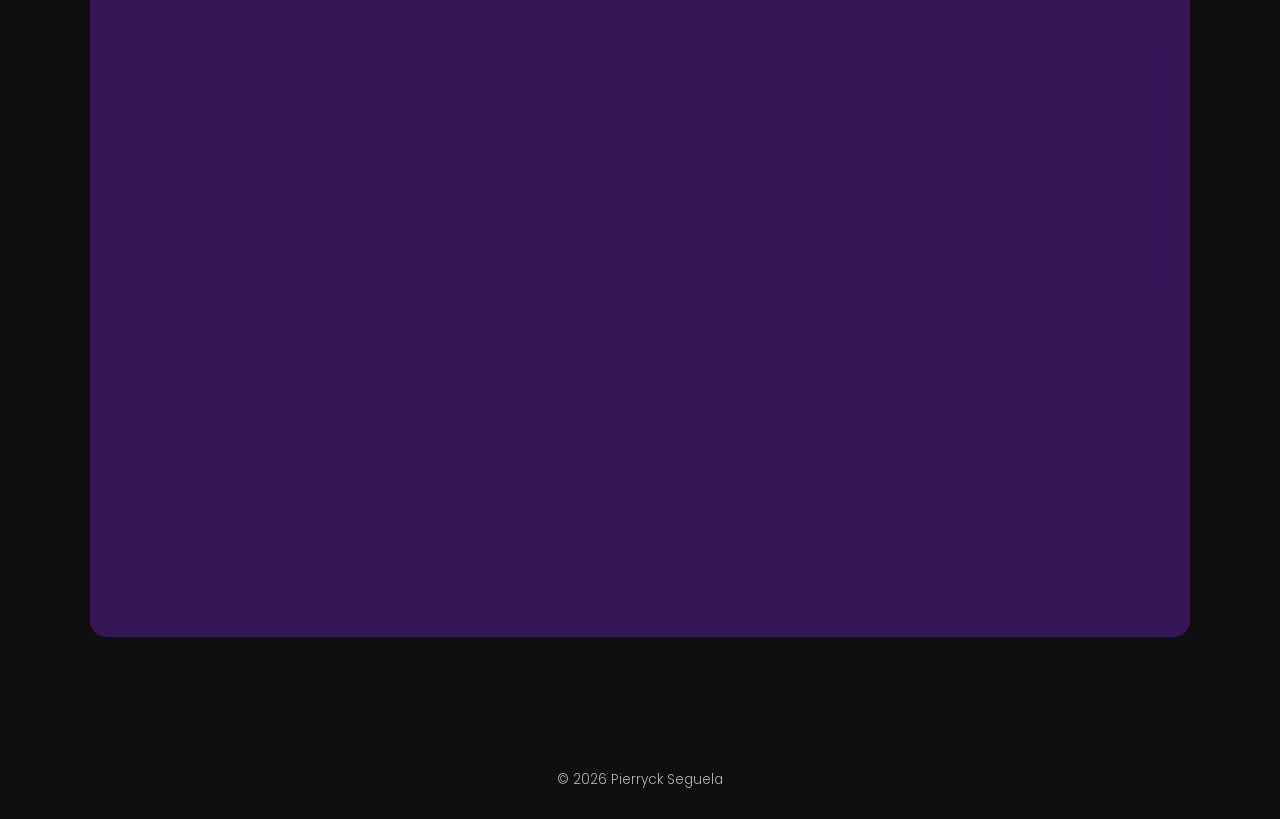
<file: playadz-tu-stream-gratuitement.html>
<!DOCTYPE html>
<html lang="">
<head>
  <meta charset="UTF-8">
  <meta name="viewport" content="width=device-width, initial-scale=1.0">
  <meta name="description" content="Motion « Tu stream gratuitement », par Pierryck Seguela." data-i18n="project.streamGratuit.metaDescription">
  <meta name="author" content="Pierryck Seguela">
  <meta property="og:type" content="website">
  <meta property="og:title" content="Tu stream gratuitement, Pierryck Seguela" data-i18n="project.streamGratuit.metaTitle">
  <meta property="og:description" content="Motion « Tu stream gratuitement », par Pierryck Seguela." data-i18n="project.streamGratuit.metaDescription">
  <meta property="og:image" content="assets/images/playadz-tu-stream-gratuitement.jpg">
  <title data-i18n="project.streamGratuit.metaTitle">Tu stream gratuitement, Pierryck Seguela</title>
  <link rel="icon" href="assets/images/favicon.ico" sizes="any">
  <link rel="icon" type="image/png" sizes="32x32" href="assets/images/favicon-32.png">
  <link rel="icon" type="image/png" sizes="192x192" href="assets/images/favicon-192.png">
  <link rel="apple-touch-icon" href="assets/images/apple-touch-icon.png">
  <link rel="preconnect" href="https://fonts.googleapis.com">
  <link rel="preconnect" href="https://fonts.gstatic.com" crossorigin>
  <link href="https://fonts.googleapis.com/css2?family=Montserrat:wght@300;400;500;600;700&family=Poppins:wght@300;400;500;600;700&display=swap" rel="stylesheet">
  <link rel="stylesheet" href="https://cdnjs.cloudflare.com/ajax/libs/font-awesome/6.0.0/css/all.min.css">
  <link rel="stylesheet" href="css/style.css?v=29">
</head>
<body>
  <header>
    <nav class="navbar" id="navbar">
      <button type="button" class="nav-toggle" id="nav-toggle" aria-expanded="false" aria-controls="nav-links" data-i18n-aria="nav.menu">
        <span class="nav-toggle-bar" aria-hidden="true"></span>
        <span class="nav-toggle-bar" aria-hidden="true"></span>
        <span class="nav-toggle-bar" aria-hidden="true"></span>
      </button>
      <ul class="nav-links" id="nav-links">
        <li><a href="index.html#home" data-i18n="nav.home"></a></li>
        <li><a href="index.html#projects" data-i18n="nav.projects"></a></li>
        <li><a href="index.html#contact" data-i18n="nav.contact"></a></li>
      </ul>
      <div class="lang-switcher">
        <button type="button" class="lang-btn" data-lang="en" aria-label="English">EN</button>
        <button type="button" class="lang-btn" data-lang="fr" aria-label="Français">FR</button>
      </div>
    </nav>
  </header>

  <main class="project-page">
    <div class="container">
      <a href="index.html#projects" class="project-back fade-up">
        <span class="arrow" aria-hidden="true">←</span>
        <span data-i18n="project.backToVideo"></span>
      </a>
      <p class="project-kicker fade-up" data-i18n="project.streamGratuit.kicker"></p>
      <h1 class="fade-up" data-i18n="project.streamGratuit.title"></h1>
      <div class="project-media fade-up is-short">
        <button type="button" class="yt-facade" data-youtube-id="XF82xJBwU5E" data-i18n-aria="project.streamGratuit.title">
          <img src="assets/images/playadz-tu-stream-gratuitement.jpg?v=2" alt="" loading="lazy" data-i18n-alt="project.streamGratuit.title">
          <span class="yt-facade-play" aria-hidden="true"><i class="fas fa-play"></i></span>
        </button>
      </div>
    </div>
  </main>

  <footer class="footer">
    <p data-i18n="footer.copyright"></p>
  </footer>

  <script src="js/translations.js?v=33"></script>
  <script src="js/main.js?v=25"></script>
</body>
</html>
</file>
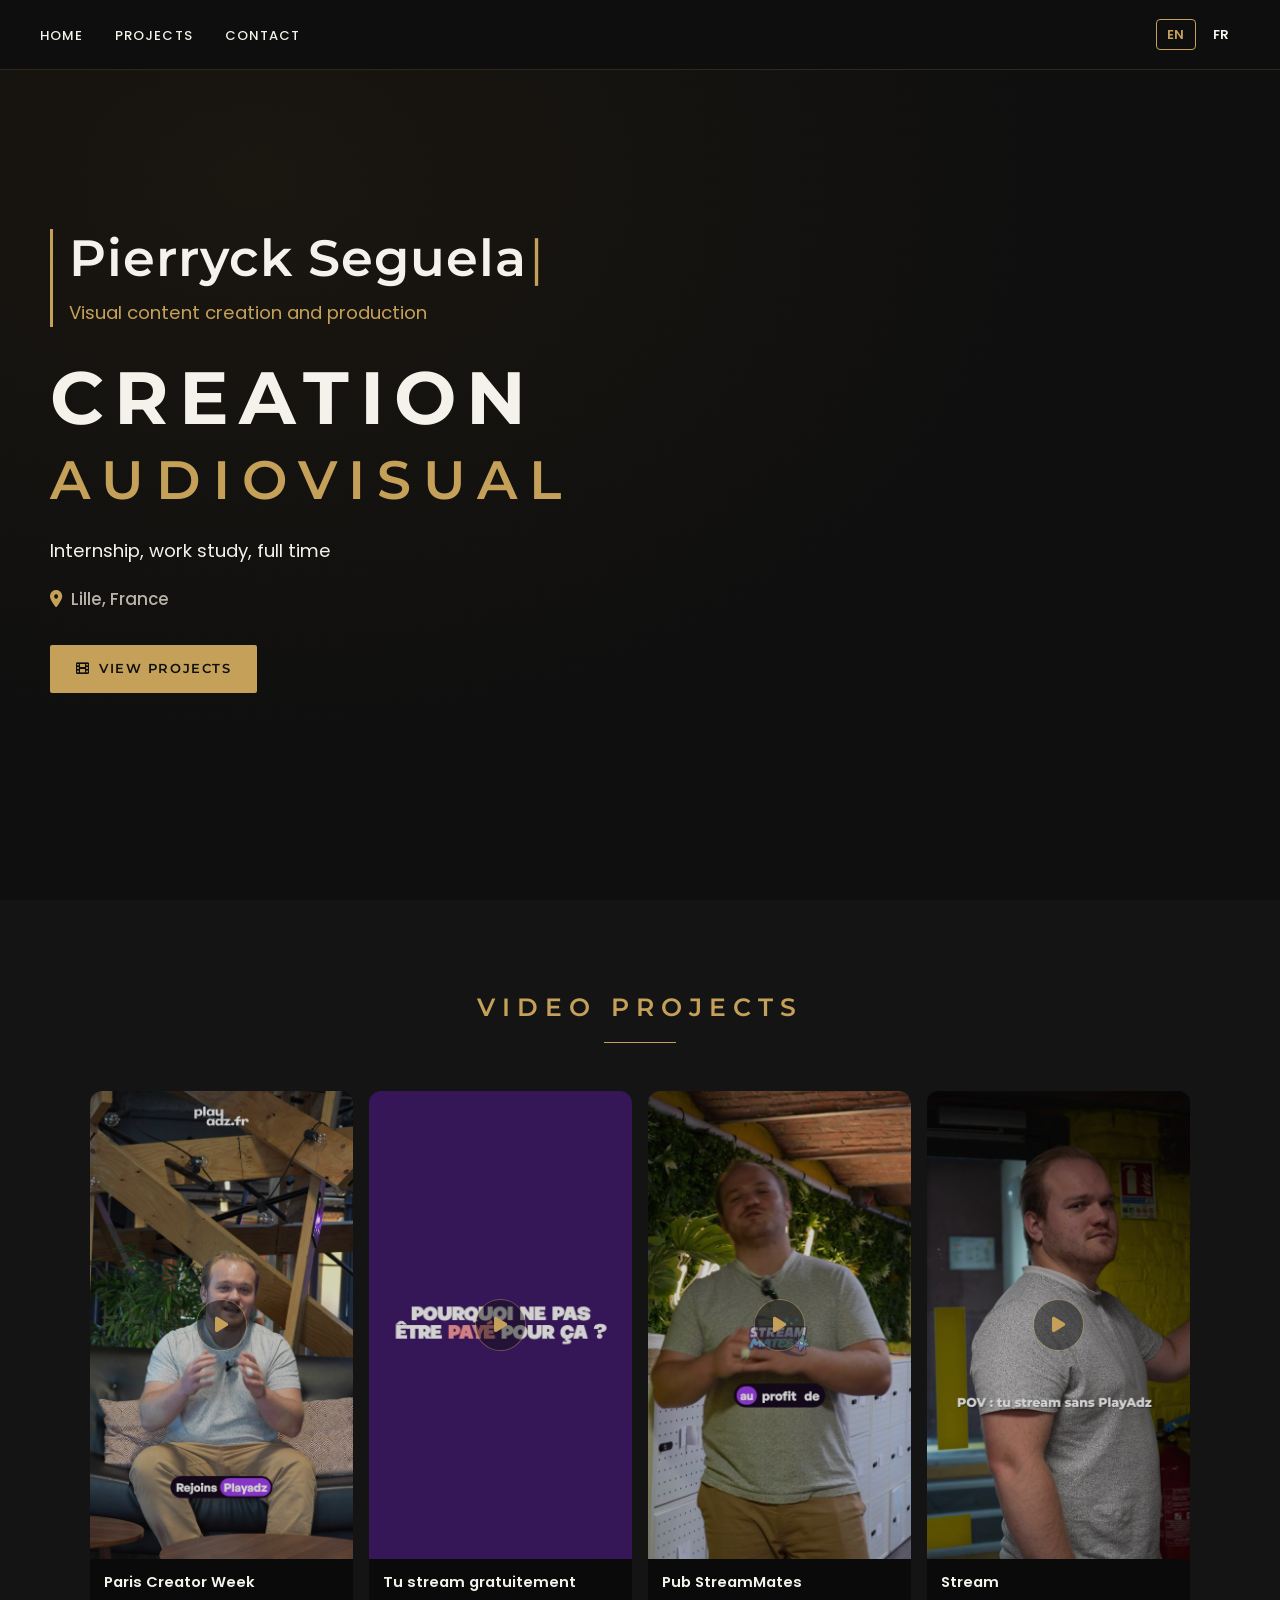
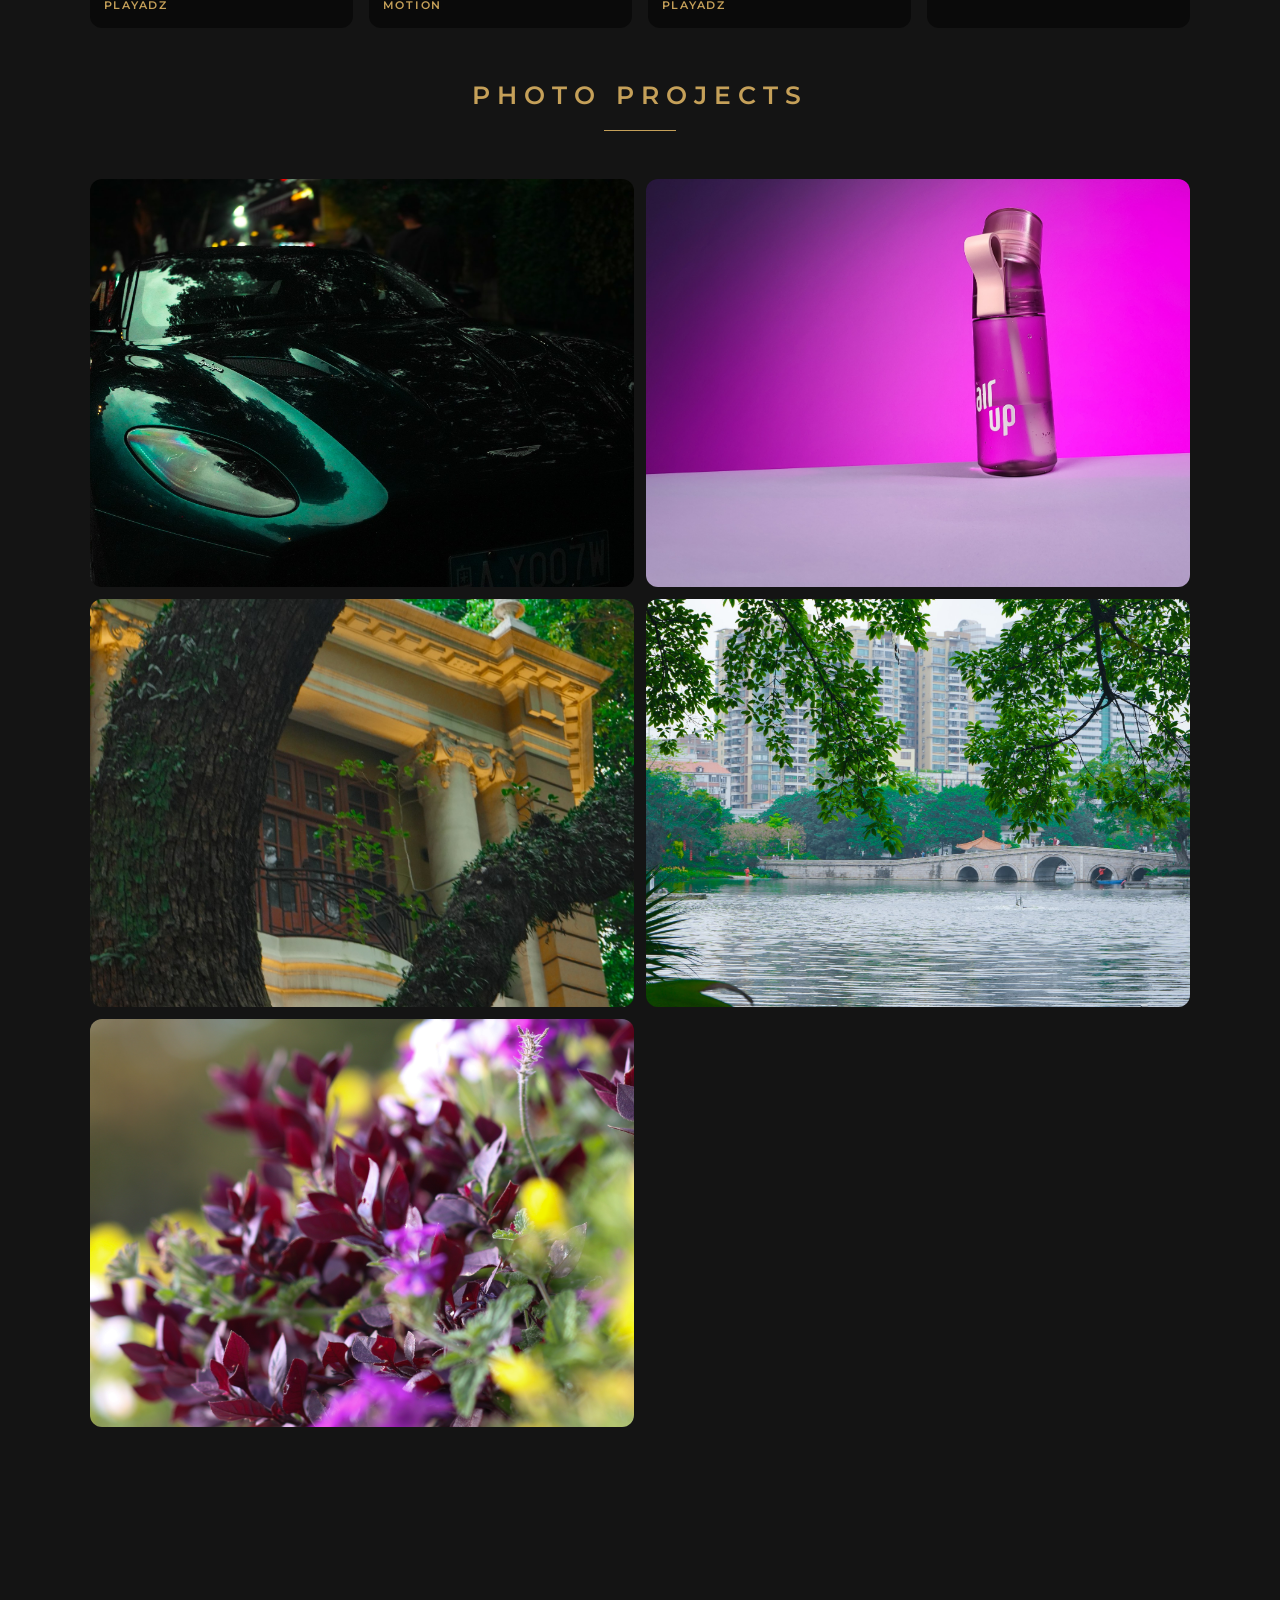
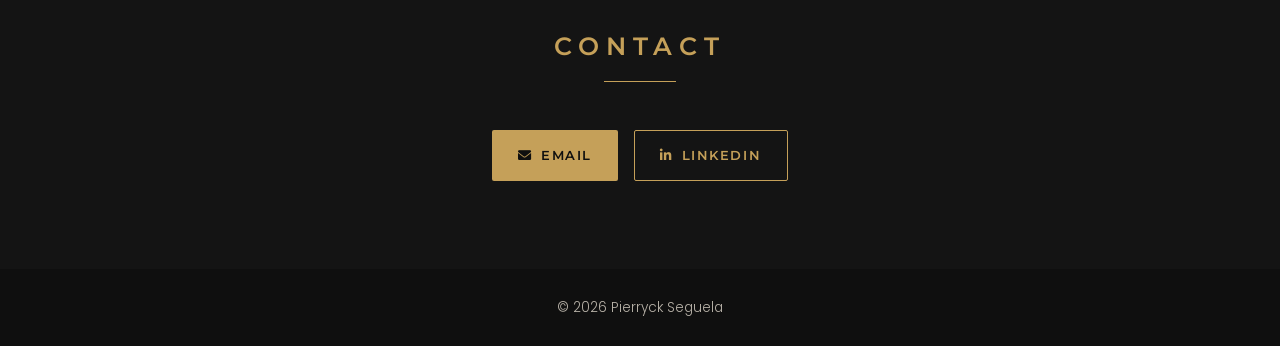
<file: projet-photo.html>
<!DOCTYPE html>
<html lang="fr">
<head>
  <meta charset="UTF-8">
  <meta http-equiv="refresh" content="0; url=index.html#photos">
  <link rel="canonical" href="index.html#photos">
  <title>Projet photo</title>
  <script>location.replace("index.html#photos");</script>
</head>
<body>
  <p><a href="index.html#photos">Photos</a></p>
</body>
</html>
</file>
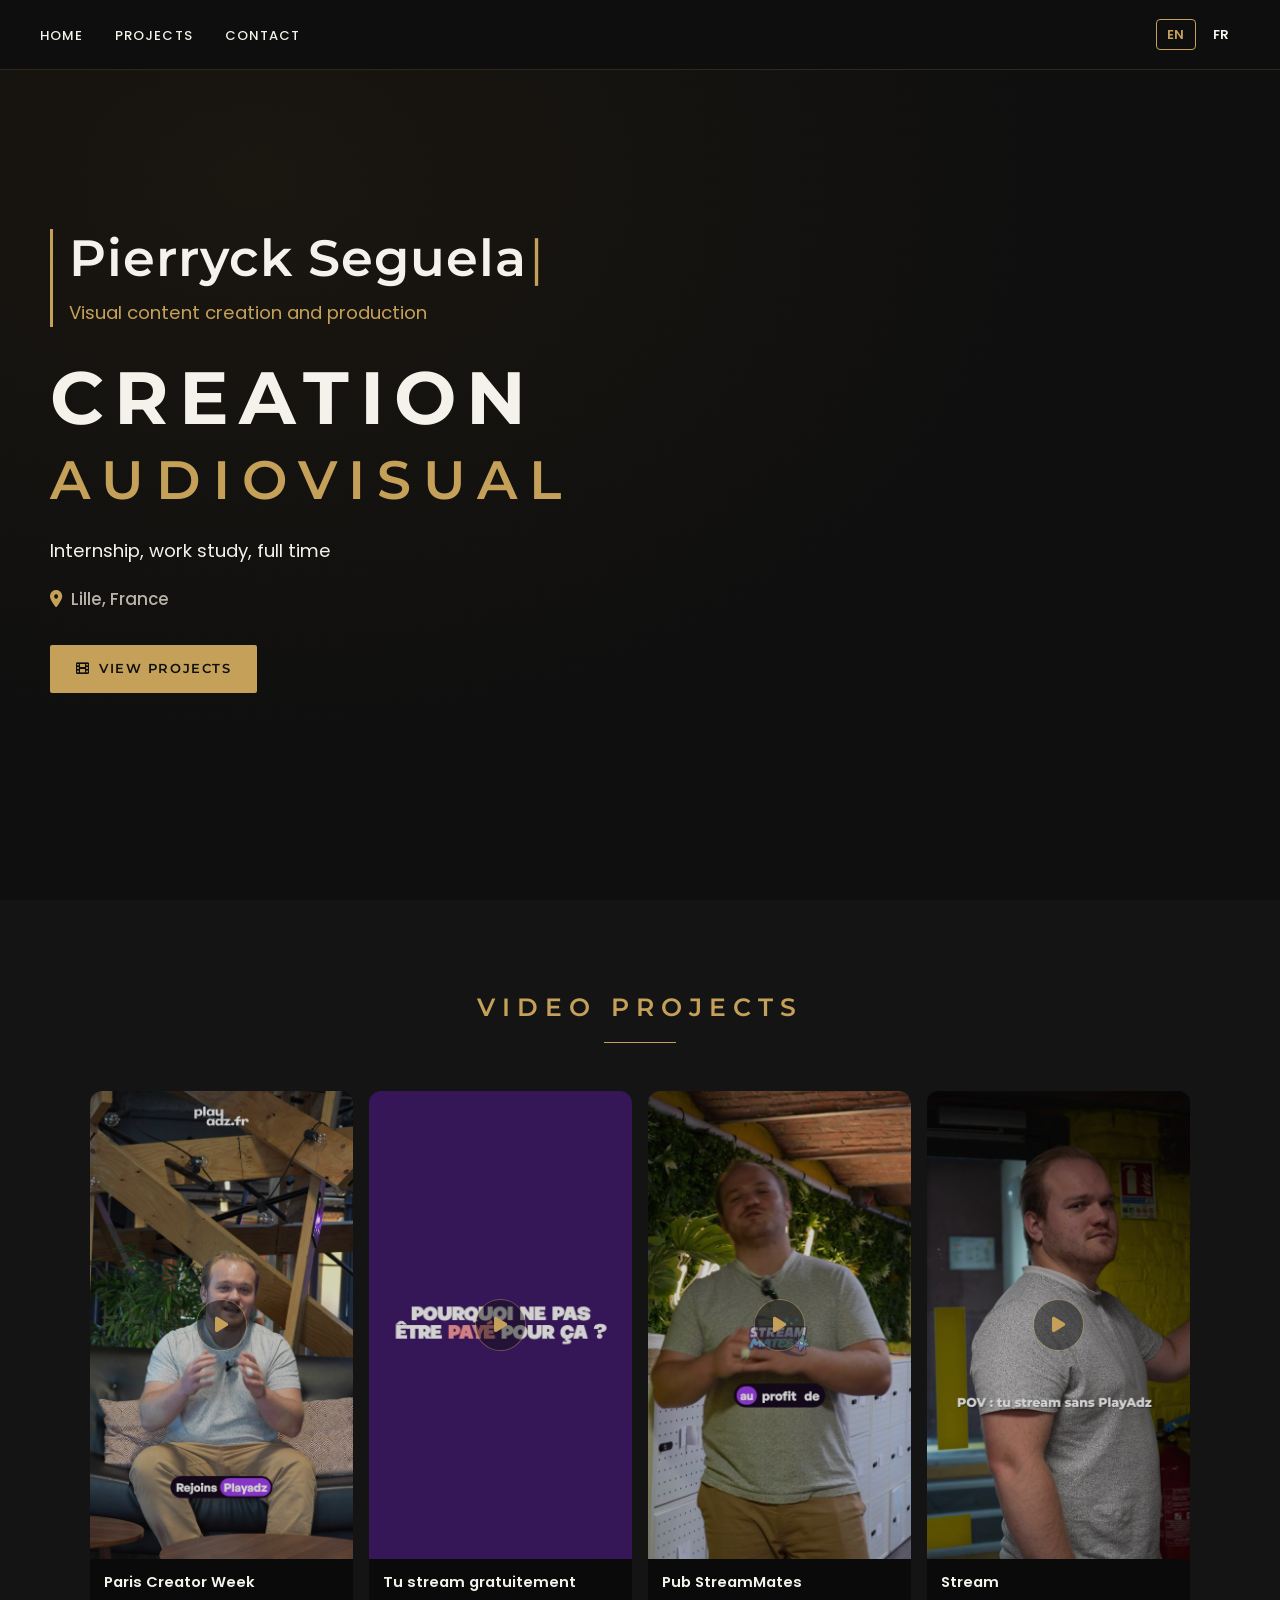
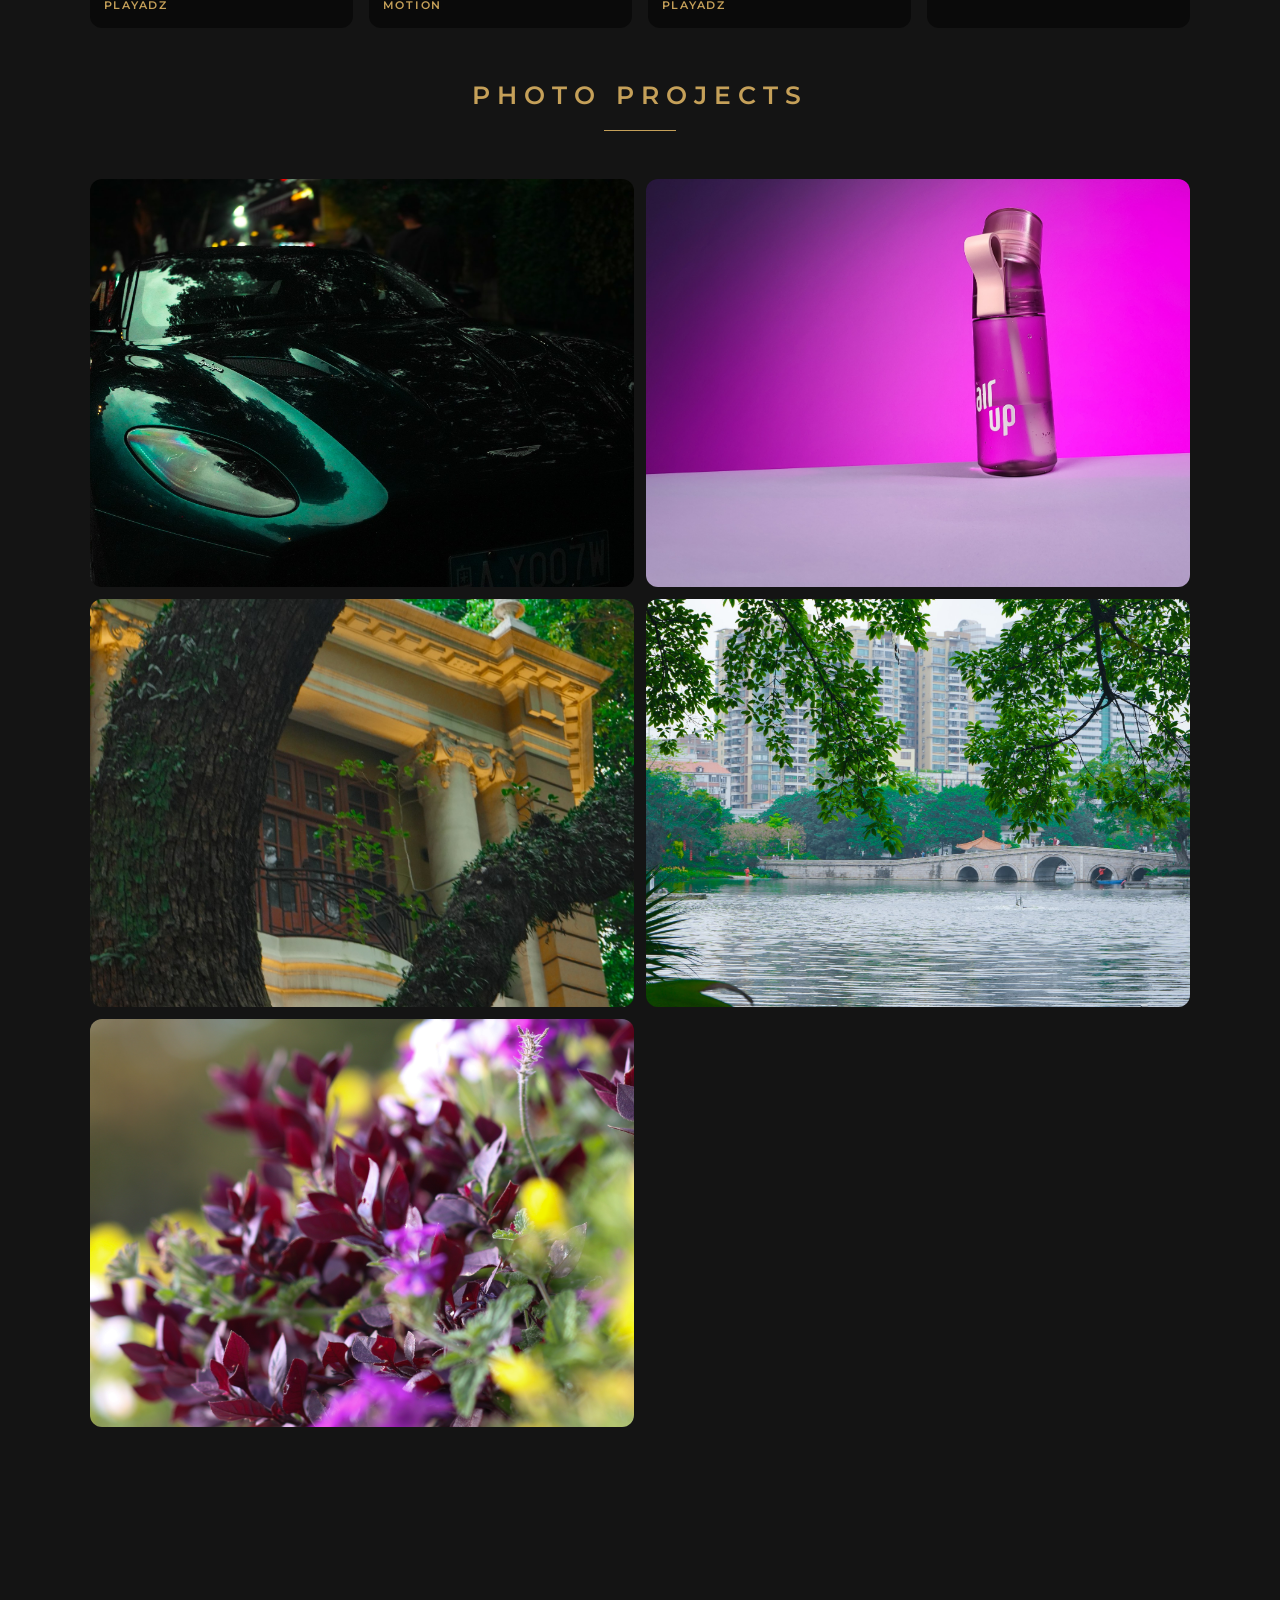
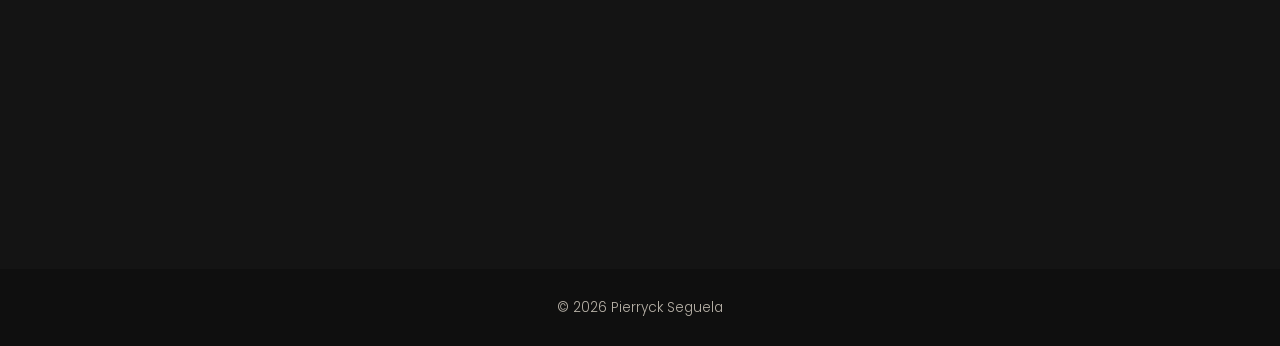
<file: projet-video.html>
<!DOCTYPE html>
<html lang="fr">
<head>
  <meta charset="UTF-8">
  <meta http-equiv="refresh" content="0; url=index.html#projects">
  <link rel="canonical" href="index.html#projects">
  <title>Projet vidéo</title>
  <script>location.replace("index.html#projects");</script>
</head>
<body>
  <p><a href="index.html#projects">Projets</a></p>
</body>
</html>
</file>
<file: css/style.css>
:root {
  --primary-color: #0f0f0f;
  --secondary-color: #c5a059;
  --text-color: #f5f2ec;
  --light-text: #b8b2a8;
  --background: #0f0f0f;
  --section-bg: #141414;
}

*,
*::before,
*::after {
  box-sizing: border-box;
  margin: 0;
  padding: 0;
}

html {
  scroll-behavior: smooth;
  scroll-padding-top: 80px;
}

body {
  font-family: "Poppins", sans-serif;
  font-weight: 400;
  background: var(--background);
  color: var(--text-color);
  line-height: 1.6;
  overflow-x: hidden;
}

body.nav-open {
  overflow: hidden;
}

body::before {
  content: "";
  position: fixed;
  inset: 0;
  pointer-events: none;
  z-index: 2000;
  opacity: 0.045;
  background-image: radial-gradient(rgba(197, 160, 89, 0.35) 0.6px, transparent 0.6px);
  background-size: 3px 3px;
}

img {
  max-width: 100%;
  height: auto;
  display: block;
}

a {
  color: inherit;
  text-decoration: none;
}

ul {
  list-style: none;
}

.container {
  width: min(1100px, calc(100% - 2rem));
  margin: 0 auto;
}

.section-title {
  font-family: "Montserrat", sans-serif;
  text-align: center;
  font-size: clamp(1.15rem, 3vw, 1.55rem);
  font-weight: 600;
  letter-spacing: 0.28em;
  text-transform: uppercase;
  margin-bottom: 3rem;
  color: var(--secondary-color);
}

.section-title::after {
  content: "";
  display: block;
  width: 72px;
  height: 1px;
  background: var(--secondary-color);
  margin: 0.9rem auto 0;
}

[data-i18n] {
  transition: opacity 0.35s ease;
}

.fade-up {
  opacity: 0;
  transform: translateY(30px);
  transition: opacity 0.7s ease, transform 0.7s ease;
}

.fade-up.visible {
  opacity: 1;
  transform: translateY(0);
}

/* 1. Navigation Bar */
.navbar {
  position: fixed;
  top: 0;
  left: 0;
  right: 0;
  height: 70px;
  background: rgba(15, 15, 15, 0.92);
  backdrop-filter: blur(10px);
  -webkit-backdrop-filter: blur(10px);
  display: flex;
  align-items: center;
  justify-content: flex-end;
  gap: 1.5rem;
  padding: 0 1rem;
  z-index: 2100;
  border-bottom: 1px solid rgba(197, 160, 89, 0.18);
  transition: box-shadow 0.3s ease, background 0.3s ease;
}

.navbar.scrolled {
  background: rgba(15, 15, 15, 0.98);
  box-shadow: 0 4px 20px rgba(0, 0, 0, 0.35);
}

.nav-links {
  display: none;
  align-items: center;
  gap: 1.5rem;
  margin-right: auto;
}

.nav-links a {
  color: var(--text-color);
  font-weight: 500;
  font-size: 0.82rem;
  letter-spacing: 0.08em;
  text-transform: uppercase;
  position: relative;
  transition: color 0.3s ease;
}

.nav-links a::after {
  content: "";
  position: absolute;
  left: 0;
  bottom: -4px;
  width: 0;
  height: 1px;
  background: var(--secondary-color);
  transition: width 0.3s ease;
}

.nav-links a:hover {
  color: var(--secondary-color);
}

.nav-links a:hover::after {
  width: 100%;
}

.lang-switcher {
  display: flex;
  gap: 0.35rem;
  flex-shrink: 0;
}

.lang-btn {
  font-family: inherit;
  font-size: 0.8rem;
  font-weight: 600;
  padding: 0.35rem 0.65rem;
  border: 1px solid transparent;
  background: transparent;
  color: var(--text-color);
  cursor: pointer;
  border-radius: 4px;
  transition: background 0.25s ease, border-color 0.25s ease, color 0.25s ease;
}

.lang-btn:hover {
  background: rgba(197, 160, 89, 0.18);
}

.lang-btn.active {
  border: 1px solid var(--secondary-color);
  color: var(--secondary-color);
}

.nav-toggle {
  display: flex;
  flex-direction: column;
  justify-content: center;
  align-items: center;
  gap: 5px;
  width: 42px;
  height: 42px;
  margin-right: auto;
  padding: 0;
  border: 0;
  background: transparent;
  cursor: pointer;
}

.nav-toggle-bar {
  display: block;
  width: 22px;
  height: 2px;
  background: var(--secondary-color);
  transition: transform 0.25s ease, opacity 0.25s ease;
}

.navbar.is-open .nav-toggle-bar:nth-child(1) {
  transform: translateY(7px) rotate(45deg);
}

.navbar.is-open .nav-toggle-bar:nth-child(2) {
  opacity: 0;
}

.navbar.is-open .nav-toggle-bar:nth-child(3) {
  transform: translateY(-7px) rotate(-45deg);
}

/* 2. Hero Section */
.hero {
  min-height: 100vh;
  padding: 70px 1.25rem 3rem;
  display: flex;
  align-items: center;
  justify-content: center;
  position: relative;
  overflow: hidden;
  background: radial-gradient(ellipse at 20% 20%, #1a1610 0%, #0f0f0f 55%);
  color: var(--text-color);
}

.floating-icons {
  position: absolute;
  inset: 0;
  pointer-events: none;
  overflow: hidden;
}

.floating-icon {
  position: absolute;
  opacity: 0;
  animation-name: floatIcon;
  animation-timing-function: ease-in-out;
  animation-iteration-count: infinite;
}

@keyframes floatIcon {
  0%,
  100% {
    opacity: 0;
    transform: translateY(0) rotate(0deg);
  }
  20% {
    opacity: 0.45;
  }
  50% {
    opacity: 0.65;
    transform: translateY(-24px) rotate(18deg);
  }
  80% {
    opacity: 0.4;
  }
}

.hero-content {
  position: relative;
  z-index: 1;
  text-align: left;
}

.hero-layout {
  position: relative;
  z-index: 1;
  width: min(1180px, 100%);
  display: grid;
  grid-template-columns: 1fr;
  gap: 2.5rem;
  align-items: center;
}

.hero-identity {
  display: flex;
  align-items: stretch;
  gap: 1rem;
  margin-bottom: 2.2rem;
}

.gold-bar {
  width: 3px;
  background: var(--secondary-color);
  flex-shrink: 0;
}

.hero-greeting {
  font-family: "Montserrat", sans-serif;
  font-size: clamp(1.8rem, 6vw, 3.2rem);
  font-weight: 600;
  line-height: 1.15;
  min-height: 1.2em;
  letter-spacing: 0.02em;
}

.hero-greeting.typing::after {
  content: "|";
  margin-left: 2px;
  animation: blink 0.8s step-end infinite;
  color: var(--secondary-color);
  font-weight: 400;
}

@keyframes blink {
  0%,
  100% {
    opacity: 1;
  }
  50% {
    opacity: 0;
  }
}

.hero-role {
  font-size: clamp(0.95rem, 2.2vw, 1.15rem);
  font-weight: 400;
  color: var(--secondary-color);
  margin-top: 0.45rem;
}

.hero-kicker {
  font-family: "Montserrat", sans-serif;
  font-size: clamp(1.85rem, 7vw, 4.6rem);
  font-weight: 700;
  letter-spacing: 0.14em;
  text-transform: uppercase;
  line-height: 0.95;
}

.hero-field {
  font-family: "Montserrat", sans-serif;
  font-size: clamp(1.6rem, 5.5vw, 3.4rem);
  font-weight: 600;
  letter-spacing: 0.22em;
  text-transform: uppercase;
  color: var(--secondary-color);
  margin-top: 0.2rem;
}

.hero-duration {
  font-size: clamp(0.95rem, 2vw, 1.15rem);
  color: var(--text-color);
  margin-top: 0.85rem;
  font-weight: 400;
}

.hero-location {
  display: inline-flex;
  align-items: center;
  gap: 0.5rem;
  margin-top: 1.25rem;
  font-size: clamp(0.9rem, 2vw, 1.05rem);
  color: var(--light-text);
  font-weight: 500;
}

.hero-location i {
  color: var(--secondary-color);
}

.hero-ctas {
  display: flex;
  flex-wrap: wrap;
  justify-content: flex-start;
  gap: 1rem;
  margin-top: 2rem;
}

.btn {
  display: inline-flex;
  align-items: center;
  gap: 0.55rem;
  padding: 0.85rem 1.6rem;
  border-radius: 2px;
  font-family: "Montserrat", sans-serif;
  font-weight: 600;
  font-size: 0.82rem;
  letter-spacing: 0.12em;
  text-transform: uppercase;
  transition: transform 0.3s ease, box-shadow 0.3s ease, background 0.3s ease, color 0.3s ease;
}

.btn-primary {
  background: var(--secondary-color);
  color: var(--primary-color);
}

.btn-primary:hover {
  transform: translateY(-3px);
  box-shadow: 0 10px 24px rgba(197, 160, 89, 0.28);
  background: #d4b483;
}

.btn-secondary {
  background: transparent;
  color: var(--secondary-color);
  border: 1px solid var(--secondary-color);
}

.btn-secondary:hover {
  transform: translateY(-3px);
  background: var(--secondary-color);
  color: var(--primary-color);
  box-shadow: 0 10px 24px rgba(197, 160, 89, 0.28);
}

/* 3. About Section */
.about {
  background: var(--section-bg);
  padding: 5.5rem 0;
}

.about-content {
  display: flex;
  flex-direction: column;
  align-items: center;
  justify-content: center;
  gap: 2.5rem;
}

.about-text {
  width: 100%;
}

.profile-frame {
  width: 300px;
  height: 300px;
  max-width: min(300px, 80vw);
  max-height: min(300px, 80vw);
  border-radius: 50%;
  padding: 7px;
  background:
    linear-gradient(145deg, #f0ddb0 0%, #c5a059 28%, #7a6034 62%, #e4c98a 100%);
  box-shadow:
    0 14px 28px rgba(0, 0, 0, 0.5),
    0 4px 10px rgba(197, 160, 89, 0.28),
    inset 0 1px 1px rgba(255, 245, 220, 0.55),
    inset 0 -2px 4px rgba(60, 42, 16, 0.45);
  transition: transform 0.35s ease, box-shadow 0.35s ease;
}

.profile-frame:hover {
  transform: translateY(-8px);
  box-shadow:
    0 22px 40px rgba(0, 0, 0, 0.55),
    0 8px 18px rgba(197, 160, 89, 0.35),
    inset 0 1px 1px rgba(255, 245, 220, 0.55),
    inset 0 -2px 4px rgba(60, 42, 16, 0.45);
}

.profile-img {
  width: 100%;
  height: 100%;
  object-fit: cover;
  border-radius: 50%;
  border: 4px solid #0f0f0f;
  background: #000;
  display: block;
  box-shadow: inset 0 8px 16px rgba(0, 0, 0, 0.35);
}

.about-text p {
  color: var(--light-text);
  font-weight: 300;
  margin-bottom: 1.15rem;
  font-size: clamp(0.95rem, 2vw, 1.05rem);
}

.about-hook {
  font-family: "Montserrat", sans-serif;
  font-size: clamp(1.15rem, 2.6vw, 1.45rem);
  font-weight: 600;
  letter-spacing: 0.04em;
  color: var(--secondary-color) !important;
  margin-bottom: 1.35rem;
}

.about-meta {
  margin: 1.4rem 0 1.2rem;
  display: grid;
  gap: 0.55rem;
}

.about-meta li {
  display: flex;
  align-items: center;
  gap: 0.7rem;
  color: var(--text-color);
  font-size: 0.92rem;
}

.about-meta i {
  color: var(--secondary-color);
  width: 1.1rem;
  text-align: center;
}

.about-subtitle {
  font-family: "Montserrat", sans-serif;
  font-size: 0.85rem;
  letter-spacing: 0.22em;
  text-transform: uppercase;
  color: var(--secondary-color);
  margin: 1.5rem 0 0.7rem;
}

.hobby-list {
  margin-bottom: 1.3rem;
}

.hobby-list li {
  position: relative;
  padding-left: 1.1rem;
  color: var(--light-text);
  font-weight: 300;
  margin-bottom: 0.35rem;
}

.hobby-list li::before {
  content: "";
  position: absolute;
  left: 0;
  top: 0.55em;
  width: 5px;
  height: 5px;
  background: var(--secondary-color);
}

.social-links {
  display: flex;
  gap: 0.85rem;
  margin-top: 1.5rem;
}

.social-link {
  width: 44px;
  height: 44px;
  border-radius: 50%;
  border: 1px solid var(--secondary-color);
  display: inline-flex;
  align-items: center;
  justify-content: center;
  color: var(--secondary-color);
  transition: transform 0.3s ease, background 0.3s ease, color 0.3s ease;
}

.social-link:hover {
  transform: translateY(-4px) scale(1.08);
  background: var(--secondary-color);
  color: var(--primary-color);
}

/* 4. Experience Timeline */
.experience {
  background: var(--background);
  padding: 5.5rem 0;
}

.timeline {
  position: relative;
  max-width: 900px;
  margin: 0 auto;
}

.timeline::before {
  content: "";
  position: absolute;
  top: 0;
  left: 18px;
  width: 2px;
  height: 100%;
  background: var(--secondary-color);
}

.timeline-item {
  position: relative;
  padding-left: 3.4rem;
  margin-bottom: 2.2rem;
}

.timeline-icon {
  position: absolute;
  left: 0;
  top: 1.2rem;
  width: 38px;
  height: 38px;
  border-radius: 50%;
  background: var(--section-bg);
  border: 2px solid var(--secondary-color);
  display: flex;
  align-items: center;
  justify-content: center;
  color: var(--secondary-color);
  z-index: 1;
}

.timeline-card {
  background: var(--section-bg);
  color: var(--text-color);
  border-radius: 0;
  border-left: 3px solid var(--secondary-color);
  padding: 1.35rem 1.5rem;
  box-shadow: 0 8px 24px rgba(0, 0, 0, 0.28);
  transition: transform 0.35s ease, box-shadow 0.35s ease;
}

.timeline-card:hover {
  transform: translateY(-6px);
  box-shadow: 0 16px 36px rgba(197, 160, 89, 0.12);
}

.timeline-card h3 {
  font-family: "Montserrat", sans-serif;
  font-size: 1.02rem;
  font-weight: 600;
  letter-spacing: 0.04em;
  text-transform: uppercase;
  margin-bottom: 0.2rem;
}

.timeline-card .company {
  color: var(--secondary-color);
  font-weight: 500;
  font-size: 0.92rem;
}

.timeline-card .date {
  display: block;
  color: var(--light-text);
  font-size: 0.82rem;
  margin: 0.35rem 0 0.7rem;
  font-weight: 500;
}

.timeline-card .description {
  color: var(--light-text);
  font-weight: 300;
  font-size: 0.92rem;
}

/* 5. Projects Section */
.projects {
  background: var(--section-bg);
  padding: 5.5rem 0;
}

.projects-grid {
  display: grid;
  grid-template-columns: 1fr;
  gap: 2rem;
  align-items: start;
}

.project-card {
  display: block;
  background: var(--background);
  border-radius: 1rem;
  overflow: hidden;
  box-shadow: 0 10px 28px rgba(0, 0, 0, 0.28);
  transition: transform 0.4s ease, box-shadow 0.4s ease;
  cursor: pointer;
  color: inherit;
}

.project-card:hover {
  transform: translateY(-10px);
  box-shadow: 0 22px 44px rgba(0, 0, 0, 0.42);
}

.project-image {
  position: relative;
  aspect-ratio: 16 / 9;
  overflow: hidden;
  background: #141414;
}

.project-image img {
  width: 100%;
  height: 100%;
  object-fit: cover;
  display: block;
}

.project-image img {
  transition: transform 0.5s ease;
}

.project-card-video .project-image {
  aspect-ratio: 9 / 16;
}

.project-card-video .project-image img {
  object-fit: cover;
  object-position: center;
}

.project-card:hover .project-image img {
  transform: scale(1.1);
}

.project-overlay {
  position: absolute;
  inset: 0;
  background: rgba(15, 15, 15, 0.55);
  display: flex;
  align-items: center;
  justify-content: center;
  opacity: 0;
  transition: opacity 0.4s ease;
  pointer-events: none;
}

.project-overlay i {
  font-size: 2rem;
  color: var(--secondary-color);
}

.project-card:hover .project-overlay {
  opacity: 1;
}

.photo-thumb {
  border: 0;
  padding: 0;
  background: none;
  cursor: pointer;
  display: block;
  opacity: 0.55;
  transition: opacity 0.25s ease;
}

.photo-thumb:hover,
.photo-thumb.is-active {
  opacity: 1;
}

.project-content {
  padding: 1.4rem 1.5rem 1.6rem;
}

.project-title {
  display: flex;
  align-items: center;
  gap: 0.55rem;
  font-size: 1.15rem;
  font-weight: 600;
  margin-bottom: 0.65rem;
}

.project-title i {
  color: var(--secondary-color);
}

.project-description {
  color: var(--light-text);
  font-weight: 300;
  font-size: 0.95rem;
  margin-bottom: 1rem;
}

.tech-tags {
  display: flex;
  flex-wrap: wrap;
  gap: 0.5rem;
  margin-bottom: 1.15rem;
}

.tech-tag {
  display: inline-flex;
  align-items: center;
  gap: 0.35rem;
  padding: 0.3rem 0.75rem;
  border-radius: 999px;
  background: #262626;
  color: var(--text-color);
  font-size: 0.78rem;
  font-weight: 500;
  transition: background 0.3s ease, color 0.3s ease;
}

.tech-tag i {
  color: var(--secondary-color);
  transition: color 0.3s ease;
}

.tech-tag:hover {
  background: var(--secondary-color);
  color: var(--primary-color);
}

.tech-tag:hover i {
  color: var(--primary-color);
}

.project-link {
  display: inline-flex;
  align-items: center;
  gap: 0.45rem;
  position: relative;
  color: var(--secondary-color);
  font-weight: 500;
  font-size: 0.92rem;
  background: none;
  border: 0;
  padding: 0;
  font-family: inherit;
  cursor: pointer;
}

.project-link::after {
  content: "";
  position: absolute;
  left: 0;
  bottom: -3px;
  width: 0;
  height: 1px;
  background: var(--secondary-color);
  transition: width 0.3s ease;
}

.project-link:hover::after {
  width: 100%;
}

.project-link .arrow {
  transition: transform 0.3s ease;
}

.project-link:hover .arrow {
  transform: translateX(6px);
}

.visually-hidden {
  position: absolute;
  width: 1px;
  height: 1px;
  padding: 0;
  margin: -1px;
  overflow: hidden;
  clip: rect(0, 0, 0, 0);
  white-space: nowrap;
  border: 0;
}

body.gallery-open {
  overflow: hidden;
}

.gallery {
  position: fixed;
  inset: 0;
  z-index: 3000;
  display: flex;
  align-items: center;
  justify-content: center;
  padding: 1.25rem;
}

.gallery[hidden] {
  display: none;
}

.gallery-backdrop {
  position: absolute;
  inset: 0;
  background: rgba(8, 8, 8, 0.92);
}

.gallery-dialog {
  position: relative;
  z-index: 1;
  width: min(96vw, 1600px);
  height: min(96vh, 100%);
  display: flex;
  flex-direction: column;
  align-items: center;
  justify-content: center;
}

.gallery-stage {
  display: flex;
  align-items: center;
  justify-content: center;
  flex: 1;
  min-height: 0;
  width: 100%;
  padding: 0 3.75rem;
}

.gallery-stage img,
.gallery-stage video {
  display: none;
  background: #000;
}

.gallery-stage img.is-active,
.gallery-stage video.is-active {
  display: block;
}

.gallery-stage img.is-active {
  width: 100%;
  height: 100%;
  max-height: calc(100vh - 7.5rem);
  object-fit: contain;
}

.gallery-stage video.is-active {
  width: auto;
  height: auto;
  max-width: 100%;
  max-height: calc(100vh - 7.5rem);
  object-fit: contain;
}

.gallery-stage video:fullscreen,
.gallery-stage video:-webkit-full-screen {
  width: 100%;
  height: 100%;
  max-width: none;
  max-height: none;
  object-fit: contain;
  background: #000;
}

.gallery-close,
.gallery-nav {
  position: absolute;
  border: 0;
  background: rgba(15, 15, 15, 0.7);
  color: var(--text-color);
  width: 2.75rem;
  height: 2.75rem;
  border-radius: 50%;
  cursor: pointer;
  display: flex;
  align-items: center;
  justify-content: center;
  transition: background 0.2s ease, color 0.2s ease;
}

.gallery-close:hover,
.gallery-nav:hover {
  background: var(--secondary-color);
  color: var(--primary-color);
}

.gallery-close {
  top: 0;
  right: 0;
  z-index: 2;
}

.gallery-prev {
  left: 0;
  top: 50%;
  transform: translateY(-50%);
}

.gallery-next {
  right: 0;
  top: 50%;
  transform: translateY(-50%);
}

.gallery-nav[hidden] {
  display: none;
}

.gallery-caption {
  margin-top: 0.9rem;
  color: var(--light-text);
  font-size: 0.9rem;
  text-align: center;
}

/* 6. Technical Stack */
.stack {
  background: var(--background);
  padding: 5.5rem 0;
  text-align: center;
}

.stack-categories {
  display: grid;
  grid-template-columns: 1fr;
  gap: 2.5rem;
}

.stack-category h3 {
  font-family: "Montserrat", sans-serif;
  font-size: 0.95rem;
  font-weight: 600;
  letter-spacing: 0.2em;
  text-transform: uppercase;
  color: var(--secondary-color);
  margin-bottom: 1.25rem;
}

.stack-items {
  display: grid;
  grid-template-columns: repeat(auto-fit, minmax(140px, 1fr));
  gap: 1rem;
  justify-items: center;
}

.stack-item {
  width: 140px;
  height: 140px;
  background: var(--section-bg);
  border-radius: 0.75rem;
  display: flex;
  flex-direction: column;
  align-items: center;
  justify-content: center;
  gap: 0.7rem;
  text-align: center;
  padding: 0.75rem;
  box-shadow: 0 6px 18px rgba(0, 0, 0, 0.2);
  transition: transform 0.35s ease, box-shadow 0.35s ease, background 0.35s ease;
}

.stack-item i {
  font-size: 1.7rem;
  color: var(--secondary-color);
}

.stack-item span {
  font-size: 0.78rem;
  font-weight: 500;
  color: var(--text-color);
  line-height: 1.3;
}

.stack-item:hover {
  transform: translateY(-8px) scale(1.04);
  box-shadow: 0 14px 28px rgba(200, 169, 110, 0.2);
  background: #222222;
}

/* 7. Contact Section */
.contact {
  background: var(--section-bg);
  padding: 5.5rem 0;
}

.contact-container {
  max-width: 640px;
  text-align: center;
}

.contact-buttons {
  display: flex;
  flex-wrap: wrap;
  justify-content: center;
  gap: 1rem;
}

.contact .btn-primary,
.contact .btn-secondary {
  color: inherit;
}

.contact .btn-primary {
  color: var(--primary-color);
}

.contact .btn-secondary {
  color: var(--secondary-color);
  border-color: var(--secondary-color);
}

.contact .btn-primary:hover {
  background: var(--secondary-color);
  color: var(--primary-color);
}

.contact .btn-secondary:hover {
  background: var(--secondary-color);
  color: var(--primary-color);
}

/* 8. Footer */
.footer {
  background: var(--background);
  text-align: center;
  padding: 1.75rem 1rem;
}

.footer p {
  color: var(--light-text);
  font-size: 0.85rem;
  font-weight: 300;
}

.project-page {
  padding: 7.5rem 0 4.5rem;
  min-height: calc(100vh - 70px);
}

.project-back {
  display: inline-flex;
  align-items: center;
  gap: 0.45rem;
  color: var(--secondary-color);
  font-size: 0.88rem;
  font-weight: 500;
  margin-bottom: 1.75rem;
}

.project-back:hover .arrow {
  transform: translateX(-4px);
}

.project-back .arrow {
  display: inline-block;
  transition: transform 0.25s ease;
}

.project-kicker {
  font-family: "Montserrat", sans-serif;
  font-size: 0.78rem;
  font-weight: 600;
  letter-spacing: 0.22em;
  text-transform: uppercase;
  color: var(--secondary-color);
  margin-bottom: 0.55rem;
}

.project-page h1 {
  font-size: clamp(1.6rem, 4vw, 2.35rem);
  font-weight: 600;
  margin-bottom: 1.25rem;
}

.project-meta {
  display: flex;
  flex-wrap: wrap;
  gap: 0.7rem 1.25rem;
  margin-bottom: 1.75rem;
  color: var(--light-text);
  font-size: 0.92rem;
}

.project-meta span {
  display: inline-flex;
  align-items: center;
  gap: 0.45rem;
}

.project-meta i {
  color: var(--secondary-color);
}

.project-media {
  display: flex;
  align-items: center;
  justify-content: center;
  background: #000;
  border-radius: 1rem;
  overflow: hidden;
  margin-bottom: 2rem;
}

.project-media video {
  width: auto;
  height: auto;
  max-width: 100%;
  max-height: min(78vh, 1080px);
  object-fit: contain;
  background: #000;
}

.project-media.is-square video {
  width: min(100%, min(78vh, 720px));
  height: auto;
  aspect-ratio: 1 / 1;
}

.project-media.is-short video {
  width: min(100%, calc(min(78vh, 900px) * 9 / 16));
  max-height: min(78vh, 900px);
  height: auto;
  aspect-ratio: 9 / 16;
  margin-inline: auto;
}

.project-media video:fullscreen,
.project-media video:-webkit-full-screen {
  width: 100%;
  height: 100%;
  max-width: none;
  max-height: none;
  object-fit: contain;
}

.media-embed {
  position: relative;
  width: 100%;
  aspect-ratio: 16 / 9;
  background: #000;
}

.media-embed.is-short {
  width: min(100%, calc(min(78vh, 900px) * 9 / 16));
  max-height: min(78vh, 900px);
  aspect-ratio: 9 / 16;
  margin-inline: auto;
}

.media-embed iframe {
  position: absolute;
  inset: 0;
  width: 100%;
  height: 100%;
  border: 0;
}

.project-copy {
  max-width: 46rem;
}

.project-copy p {
  color: var(--light-text);
  font-weight: 300;
  margin-bottom: 1rem;
}

.project-credit {
  font-size: 0.88rem;
  font-style: italic;
  color: var(--secondary-color) !important;
  margin-bottom: 1.35rem;
}

.project-photo-grid {
  display: grid;
  grid-template-columns: 1fr;
  gap: 0.75rem;
  margin: 2rem 0 1.5rem;
}

.project-photo-grid button {
  border: 0;
  padding: 0;
  background: #0a0a0a;
  cursor: pointer;
  overflow: hidden;
  border-radius: 0.75rem;
  opacity: 1;
}

.project-photo-grid img {
  width: 100%;
  aspect-ratio: 4 / 3;
  object-fit: cover;
  transition: transform 0.4s ease;
}

.project-photo-grid button:hover img {
  transform: scale(1.04);
}


.home-video-grid {
  display: grid;
  grid-template-columns: repeat(2, minmax(0, 1fr));
  gap: 1rem;
  margin: 0 0 3rem;
  max-width: 920px;
}

.home-video {
  margin: 0;
  background: #0a0a0a;
  border-radius: 0.75rem;
  overflow: hidden;
}


.yt-facade {
  position: relative;
  display: block;
  width: 100%;
  margin: 0;
  padding: 0;
  border: 0;
  cursor: pointer;
  background: #000;
  color: var(--secondary-color);
}

.yt-facade img {
  display: block;
  width: 100%;
  aspect-ratio: 9 / 16;
  object-fit: cover;
}

.yt-facade-play {
  position: absolute;
  inset: 0;
  display: grid;
  place-items: center;
  background: rgba(15, 15, 15, 0.18);
  transition: background 0.25s ease;
}

.yt-facade-play i {
  display: grid;
  place-items: center;
  width: 3.1rem;
  height: 3.1rem;
  border-radius: 50%;
  background: rgba(15, 15, 15, 0.45);
  box-shadow: 0 0 0 1px rgba(197, 160, 89, 0.4);
  font-size: 1.1rem;
}

.yt-facade:hover .yt-facade-play {
  background: rgba(15, 15, 15, 0.28);
}

.home-video .yt-frame,
.project-media .yt-frame {
  width: 100%;
  max-width: none;
  max-height: none;
  aspect-ratio: 9 / 16;
  margin: 0;
}

.home-video video {
  display: block;
  width: 100%;
  aspect-ratio: 9 / 16;
  object-fit: cover;
  background: #000;
}

.home-video video {
  display: block;
  width: 100%;
  aspect-ratio: 9 / 16;
  object-fit: cover;
  background: #000;
}

.home-video figcaption {
  display: flex;
  flex-direction: column;
  gap: 0.15rem;
  padding: 0.75rem 0.85rem 0.9rem;
}

.home-video figcaption span:first-child {
  font-weight: 600;
  font-size: 0.92rem;
}

.home-video figcaption span:last-child {
  font-family: "Montserrat", sans-serif;
  font-size: 0.68rem;
  font-weight: 600;
  letter-spacing: 0.16em;
  text-transform: uppercase;
  color: var(--secondary-color);
}

.home-video figcaption span:last-child:empty {
  display: none;
}

.project-video-grid {
  display: grid;
  grid-template-columns: repeat(2, minmax(0, 1fr));
  gap: 1rem;
  margin: 1.5rem 0 2rem;
  max-width: 920px;
}

.video-pick {
  position: relative;
  display: block;
  overflow: hidden;
  border-radius: 0.75rem;
  background: #0a0a0a;
  color: inherit;
  text-decoration: none;
}

.video-pick img,
.video-pick-placeholder {
  width: 100%;
  aspect-ratio: 9 / 16;
  object-fit: cover;
  object-position: center;
  display: block;
  transition: transform 0.4s ease;
}

.video-pick-placeholder {
  display: flex;
  align-items: center;
  justify-content: center;
  background: #141414;
  color: var(--secondary-color);
  font-size: 2rem;
}

.video-pick-overlay {
  position: absolute;
  inset: 0;
  display: flex;
  align-items: center;
  justify-content: center;
  background: transparent;
  color: var(--secondary-color);
  font-size: 1.6rem;
  pointer-events: none;
  transition: background 0.3s ease;
}

.video-pick-overlay i {
  display: grid;
  place-items: center;
  width: 3.1rem;
  height: 3.1rem;
  border-radius: 50%;
  background: rgba(15, 15, 15, 0.4);
  box-shadow: 0 0 0 1px rgba(197, 160, 89, 0.4);
}

.video-pick:hover img {
  transform: scale(1.04);
}

.video-pick:hover .video-pick-overlay {
  background: rgba(15, 15, 15, 0.12);
}

.video-pick-label {
  position: absolute;
  left: 0;
  right: 0;
  bottom: 0;
  z-index: 1;
  display: flex;
  flex-direction: column;
  gap: 0.2rem;
  padding: 1.6rem 1rem 0.85rem;
  background: linear-gradient(transparent, rgba(0, 0, 0, 0.48));
  font-weight: 600;
  font-size: 0.95rem;
}

.video-pick-soon {
  font-family: "Montserrat", sans-serif;
  font-size: 0.68rem;
  font-weight: 600;
  letter-spacing: 0.16em;
  text-transform: uppercase;
  color: var(--secondary-color);
}

.video-pick.is-disabled {
  opacity: 0.55;
  cursor: default;
  pointer-events: none;
}

/* Responsive: mobile 480px, tablet 768px, desktop above 768px */
@media (min-width: 481px) {
  .navbar {
    padding: 0 1.5rem;
  }

  .nav-toggle {
    display: none;
  }

  .nav-links {
    display: flex;
    position: static;
    background: transparent;
    padding: 0;
    gap: 1.5rem;
    flex-direction: row;
    align-items: center;
    margin-right: auto;
  }

  .hero {
    padding: 70px 2rem 3rem;
  }
}

@media (min-width: 769px) {
  .navbar {
    padding: 0 2.5rem;
  }

  .nav-links {
    gap: 2rem;
  }

  .about-content {
    flex-direction: row;
    align-items: center;
    justify-content: center;
    gap: 3rem;
  }

  .profile-frame {
    flex: 0 0 auto;
    align-self: center;
  }

  .about-text {
    flex: 1;
    min-width: 0;
  }

  .timeline::before {
    left: 50%;
    transform: translateX(-50%);
  }

  .timeline-item {
    width: 50%;
    padding-left: 0;
    padding-right: 2.5rem;
  }

  .timeline-item:nth-child(even) {
    margin-left: 50%;
    padding-right: 0;
    padding-left: 2.5rem;
  }

  .timeline-icon {
    left: auto;
    right: -19px;
  }

  .timeline-item:nth-child(even) .timeline-icon {
    left: -19px;
    right: auto;
  }

  .projects-grid {
    grid-template-columns: repeat(2, 1fr);
  }

  .project-photo-grid {
    grid-template-columns: repeat(2, 1fr);
  }

  .home-video-grid,
  .project-video-grid {
    grid-template-columns: repeat(4, minmax(0, 1fr));
    max-width: 1100px;
  }

  .stack-categories {
    grid-template-columns: repeat(3, 1fr);
  }
}

@media (max-width: 480px) {
  .nav-links {
    position: fixed;
    top: 70px;
    left: 0;
    right: 0;
    bottom: 0;
    display: none;
    flex-direction: column;
    align-items: stretch;
    gap: 0;
    margin: 0;
    padding: 0.5rem 1.25rem 2rem;
    background: rgba(15, 15, 15, 0.98);
    overflow-y: auto;
  }

  .navbar.is-open .nav-links {
    display: flex;
  }

  .nav-links a {
    display: block;
    font-size: 1rem;
    padding: 0.95rem 0;
    border-bottom: 1px solid rgba(197, 160, 89, 0.16);
  }

  .nav-links a::after {
    display: none;
  }

  .profile-frame {
    width: min(300px, 80vw);
    height: min(300px, 80vw);
  }

  .hero-ctas {
    flex-direction: column;
    align-items: flex-start;
  }

  .btn {
    width: min(280px, 100%);
    justify-content: center;
  }

  .gallery-stage {
    padding: 0 0.5rem;
  }

  .gallery-prev,
  .gallery-next {
    top: auto;
    bottom: 3.4rem;
    transform: none;
  }

  .gallery-prev {
    left: 0.75rem;
  }

  .gallery-next {
    right: 0.75rem;
  }
}
</file>
